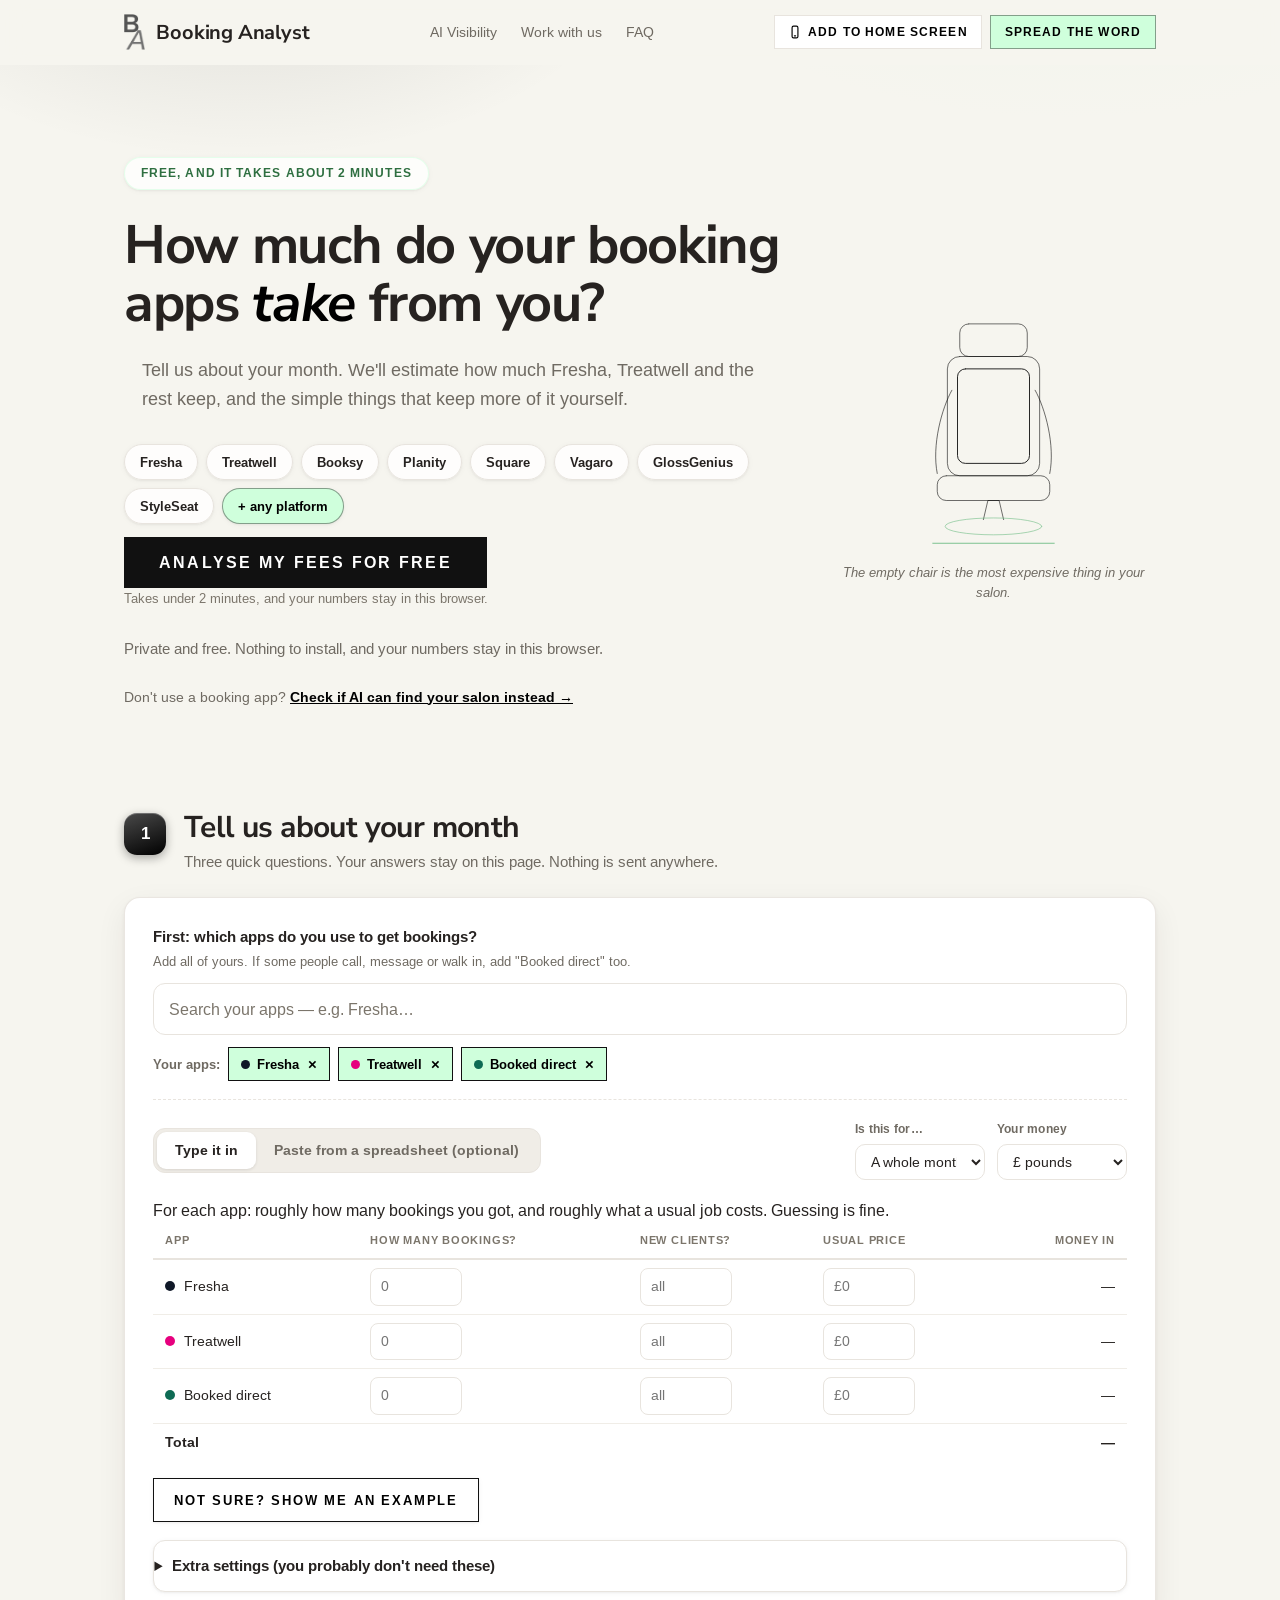
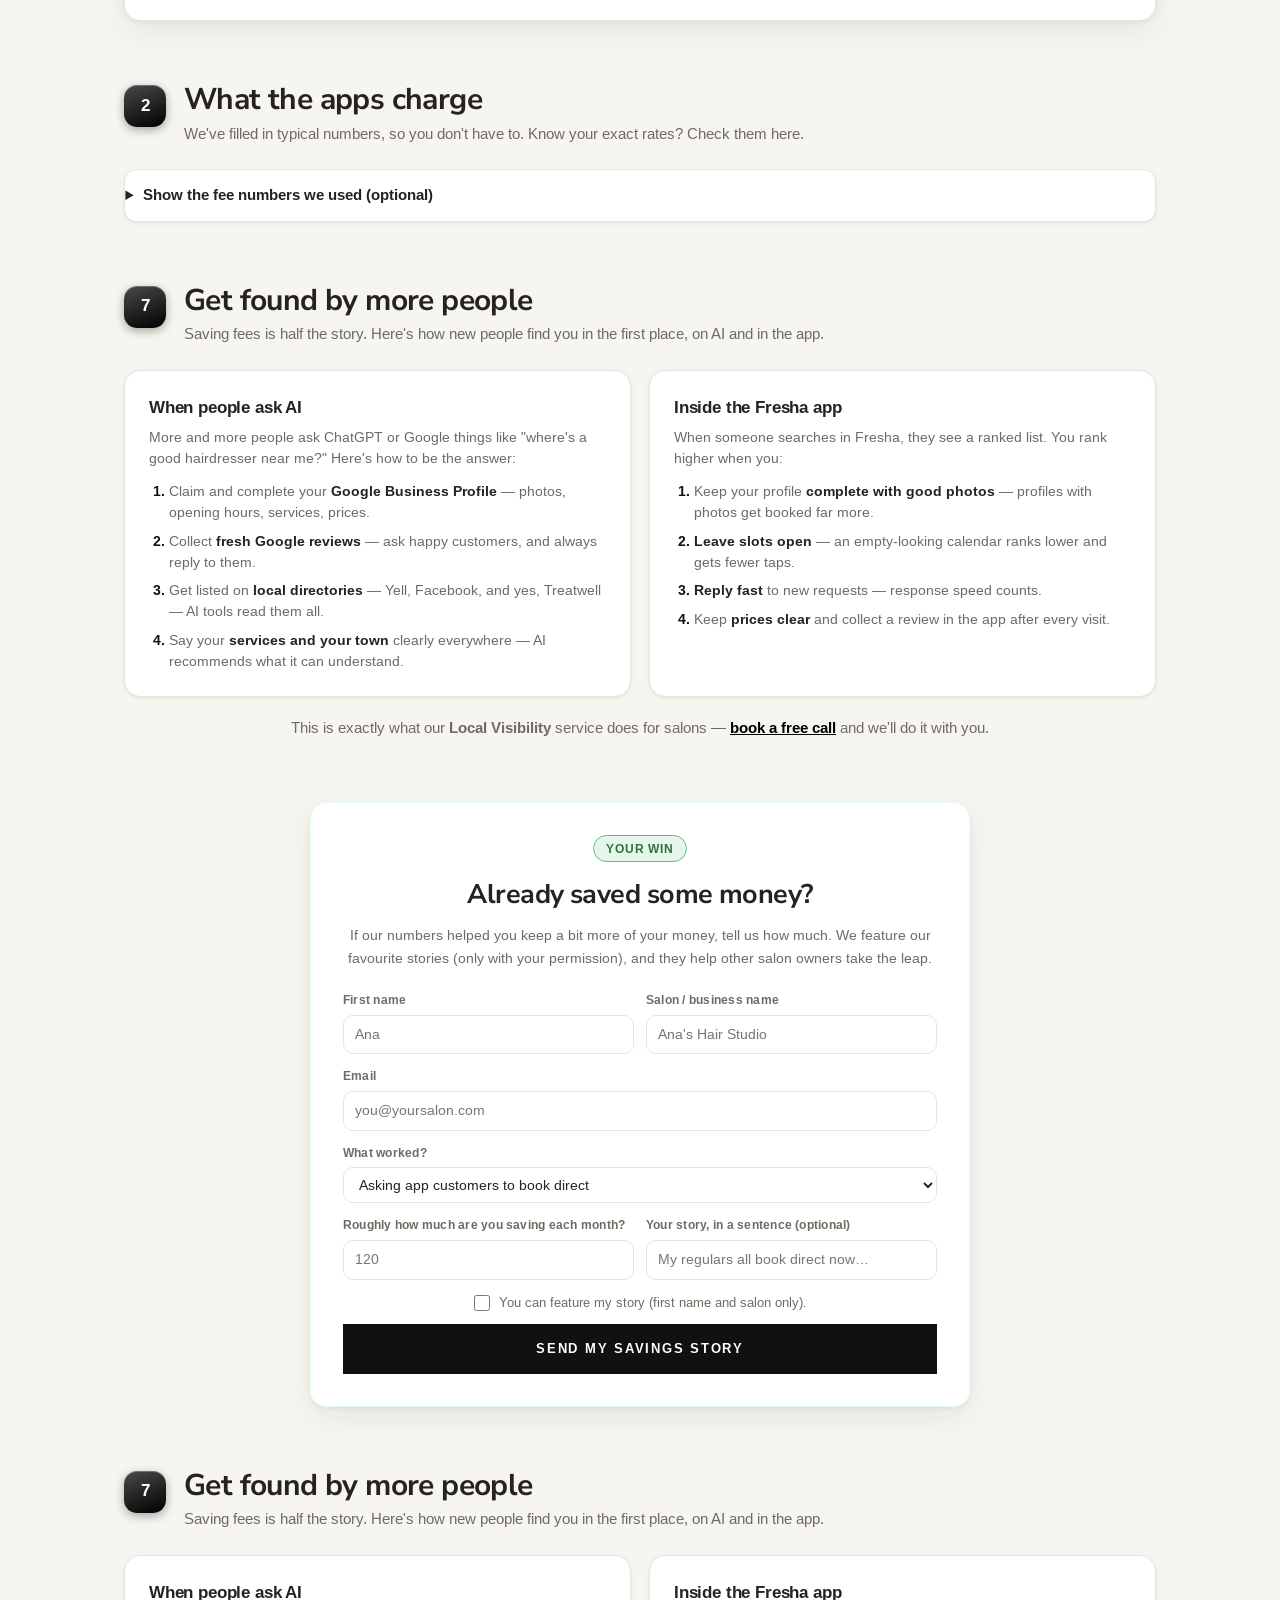
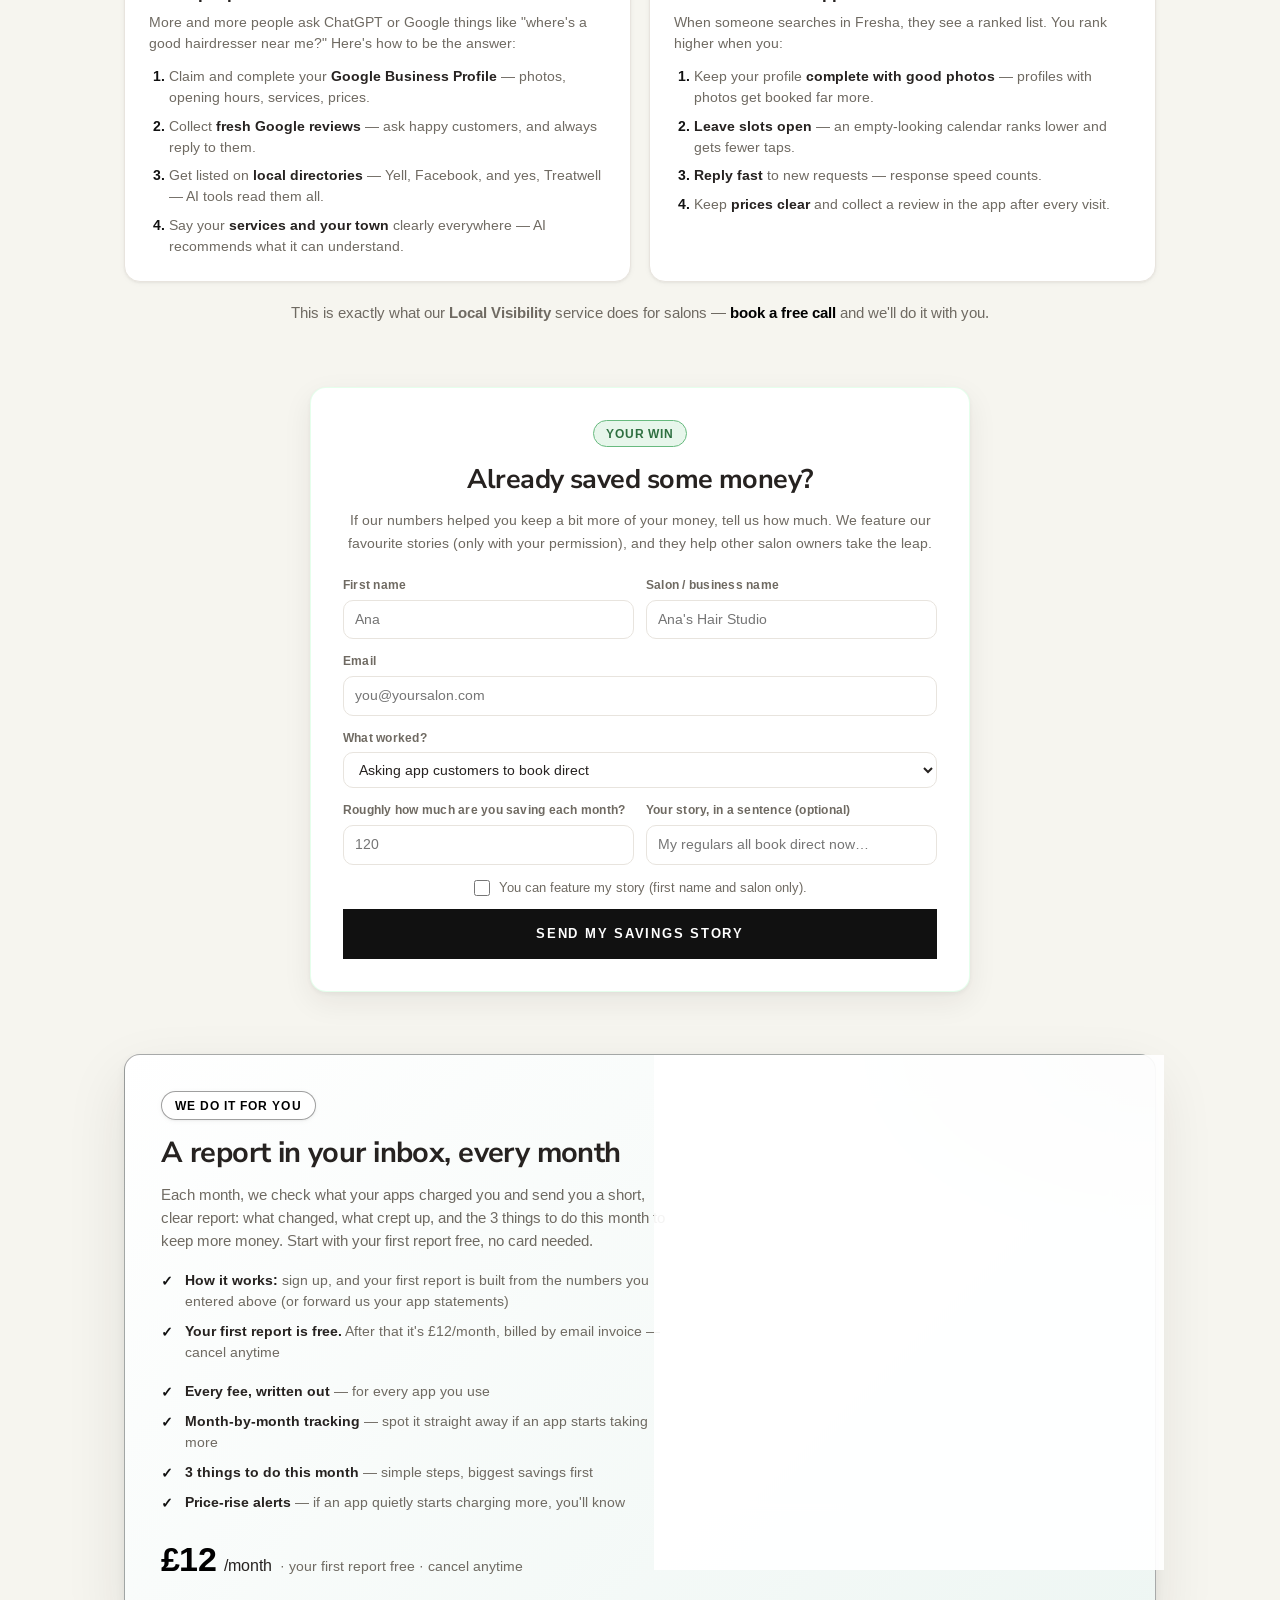
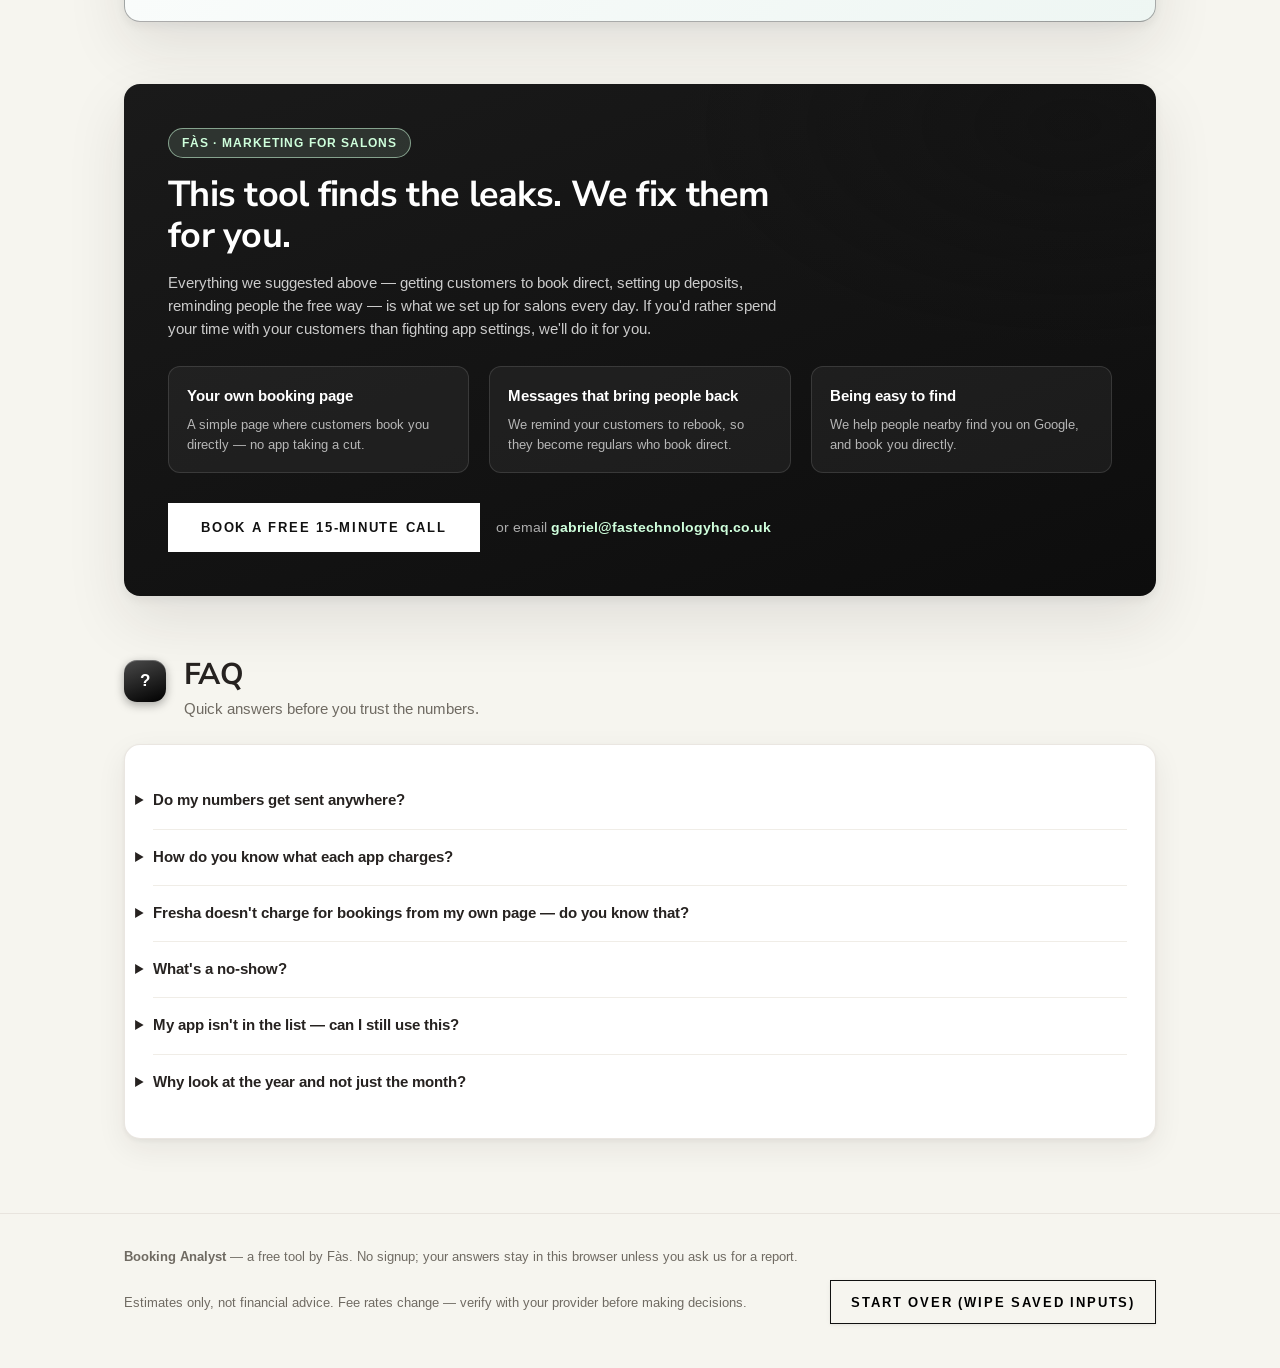
<file: index.html>
<!DOCTYPE html>
<html lang="en">
<head>
<meta charset="UTF-8">
<meta name="viewport" content="width=device-width, initial-scale=1.0">
<title>Booking Analyst — what do Fresha, Treatwell & co. really cost you?</title>
<meta name="description" content="Paste your monthly or weekly booking rundown from Fresha, Treatwell, Booksy or any platform. See exactly what you pay in commissions, card fees and subscriptions — and get a personalised action plan to cut it.">
<link rel="icon" type="image/png" href="logo.png">
<link rel="preconnect" href="https://fonts.googleapis.com">
<link rel="preconnect" href="https://fonts.gstatic.com" crossorigin>
<link href="https://fonts.googleapis.com/css2?family=Arimo:ital,wght@0,400..700;1,400..700&family=Nunito+Sans:ital,opsz,wght@0,6..12,200..1000;1,6..12,200..1000&display=swap" rel="stylesheet">
<link rel="manifest" href="manifest.json">
<link rel="apple-touch-icon" href="icon-180.png">
<meta name="theme-color" content="#111111">
<meta name="apple-mobile-web-app-capable" content="yes">
<meta name="apple-mobile-web-app-status-bar-style" content="default">
<meta name="apple-mobile-web-app-title" content="Fee Analyser">
<meta property="og:type" content="website">
<meta property="og:url" content="https://bookinganalyst.com/">
<meta property="og:title" content="What do your booking apps really take from you?">
<meta property="og:description" content="Free tool for salon owners: estimate how much Fresha, Treatwell and the rest keep every month — and the simple things to do to keep that money yourself.">
<meta property="og:image" content="https://bookinganalyst.com/icon-512.png">
<meta name="twitter:card" content="summary_large_image">
<meta name="twitter:title" content="What do your booking apps really take from you?">
<meta name="twitter:description" content="Free tool for salon owners: see what the apps keep, and how to keep it yourself.">
<link rel="canonical" href="https://bookinganalyst.com/">
<link rel="stylesheet" href="styles.css">
</head>
<body>

<header class="nav">
  <div class="wrap nav-inner">
    <a class="brand" href="#">
      <img class="brand-logo" src="logo.png" alt="Booking Analyst">
      <span><span class="brand-long">Booking </span>Analyst</span>
    </a>
    <nav class="nav-links">
      <a href="#data" class="nav-flow">Start</a>
      <a href="#results" class="nav-flow">Your numbers</a>
      <a href="#actions" class="nav-flow">How to save</a>
      <a href="visibility/">AI Visibility</a>
      <a href="#agency">Work with us</a>
      <a href="#faq">FAQ</a>
    </nav>
    <div class="nav-right">
    <button id="installBtn" class="install-btn" type="button" title="Add the Fee Analyser to your phone's home screen">
      <svg viewBox="0 0 24 24" width="14" height="14" fill="none" stroke="currentColor" stroke-width="2" stroke-linecap="round" aria-hidden="true"><rect x="7" y="2" width="10" height="20" rx="2.5"/><path d="M11 18.5h2"/></svg>
      <span class="install-long">Add to Home Screen</span><span class="install-short">Get app</span>
    </button>
    <button id="shareBtn" class="share-btn" type="button" title="Copy a link to this tool"><span class="share-long">Spread the word</span><span class="share-short">Share</span></button>
    </div>
  </div>
</header>

<main>

<!-- ============ HERO ============ -->
<section class="hero">
  <div class="wrap hero-grid">
  <div class="hero-left">
    <p class="hero-eyebrow">Free, and it takes about 2 minutes</p>
    <h1>How much do your booking apps <em>take</em> from you?</h1>
    <p class="hero-sub">Tell us about your month. We'll estimate how much Fresha, Treatwell and the rest keep, and the simple things that keep more of it yourself.</p>
    <div class="hero-chips">
      <span class="chip">Fresha</span><span class="chip">Treatwell</span><span class="chip">Booksy</span>
      <span class="chip">Planity</span><span class="chip">Square</span><span class="chip">Vagaro</span>
      <span class="chip">GlossGenius</span><span class="chip">StyleSeat</span><span class="chip chip-more">+ any platform</span>
    </div>
    <div class="hero-cta">
      <a href="#data" class="btn primary btn-lg">Analyse my fees for free</a>
      <p class="hero-cta-note">Takes under 2 minutes, and your numbers stay in this browser.</p>
    </div>
    <div class="hero-trust-line">Private and free. Nothing to install, and your numbers stay in this browser.</div>
    <div class="hero-switch">Don't use a booking app? <a href="visibility/">Check if AI can find your salon instead →</a></div>
  </div>
  <figure class="hero-chair">
    <svg viewBox="0 0 400 520" fill="none" stroke-linecap="round" stroke-linejoin="round" aria-hidden="true">
      <g class="chair-draw">
        <rect class="chair-line" pathLength="1" x="140" y="110" width="120" height="58" rx="16" style="--d:.05s"/>
        <rect class="chair-line" pathLength="1" x="118" y="168" width="164" height="212" rx="22" style="--d:.15s"/>
        <rect class="chair-line chair-thin" pathLength="1" x="136" y="190" width="128" height="168" rx="14" style="--d:.3s"/>
        <rect class="chair-line" pathLength="1" x="100" y="380" width="200" height="44" rx="16" style="--d:.42s"/>
        <path class="chair-line" pathLength="1" d="M100 376 c-10 -50 8 -116 26 -148" style="--d:.52s"/>
        <path class="chair-line" pathLength="1" d="M300 376 c10 -50 -8 -116 -26 -148" style="--d:.58s"/>
        <path class="chair-line" pathLength="1" d="M182 458 L190 424 L210 424 L218 458" style="--d:.68s"/>
        <ellipse class="chair-accent" pathLength="1" cx="200" cy="470" rx="86" ry="15" style="--d:.78s"/>
        <line class="chair-accent chair-thin" pathLength="1" x1="92" y1="500" x2="308" y2="500" style="--d:.9s"/>
      </g>
    </svg>
    <figcaption class="chair-cap">The empty chair is the most expensive thing in your salon.</figcaption>
  </figure>
  </div>
</section>

<!-- ============ STEP 1: DATA ============ -->
<section id="data" class="step">
  <div class="wrap">
    <div class="step-head">
      <span class="step-num">1</span>
      <div>
        <h2>Tell us about your month</h2>
        <p>Three quick questions. Your answers stay on this page. Nothing is sent anywhere.</p>
      </div>
    </div>

    <div class="card">
      <div class="channel-pick">
        <p class="pick-label">First: which apps do you use to get bookings? <span class="pick-sub">Add all of yours. If some people call, message or walk in, add "Booked direct" too.</span></p>
        <div id="channelSearch" class="channel-search"><!-- V1 picker: filled by app.js --></div>
        <div id="channelChips" class="chip-row" hidden><!-- V2 picker: filled by app.js --></div>
      </div>
      <div class="row-controls">
        <div class="seg" role="tablist" aria-label="Input mode">
          <button id="tabQuick" class="seg-btn active" role="tab" aria-selected="true">Type it in</button>
          <button id="tabCsv" class="seg-btn" role="tab" aria-selected="false">Paste from a spreadsheet (optional)</button>
        </div>
        <div class="inline-controls">
          <label class="inline-field">Is this for…
            <select id="periodSel">
              <option value="monthly" selected>A whole month</option>
              <option value="weekly">One week</option>
            </select>
          </label>
          <label class="inline-field">Your money
            <select id="currencySel">
              <option value="£" selected>£ pounds</option>
              <option value="€">€ euros</option>
              <option value="$">$ dollars</option>
            </select>
          </label>
        </div>
      </div>

      <!-- Quick add panel (primary path) -->
      <div id="panelQuick" class="panel">
        <p class="hint">For each app: roughly how many bookings you got, and roughly what a usual job costs. Guessing is fine.</p>
        <div class="quick-table-wrap">
          <table class="quick-table" id="quickTable">
            <thead><tr><th>App</th><th>How many bookings?</th><th>New clients?</th><th>Usual price</th><th class="ta-r">Money in</th></tr></thead>
            <tbody><!-- filled by app.js --></tbody>
          </table>
        </div>
        <p id="quickTotal" class="feedback"></p>
        <div class="btn-row"><button id="quickExample" class="btn ghost small">Not sure? Show me an example</button></div>
      </div>

      <!-- CSV panel (optional) -->
      <div id="panelCsv" class="panel" hidden>
        <p class="hint">Have a list of bookings from your app's reports page? Paste it here and we'll read it for you. Not sure how? Just use "Type it in" above instead.</p>
        <textarea id="csvInput" aria-label="Paste your bookings list from your app's reports page" spellcheck="false" placeholder="Date, Client, Service, Source, Status, Price&#10;2026-10-01, Ana M, Blow dry, Treatwell, Paid, 45&#10;2026-10-02, Lee S, Massage, Fresha, Paid, 60&#10;2026-10-03, Kim T, Cut &amp; finish, Fresha (own link), Paid, 55&#10;…"></textarea>
        <div class="btn-row">
          <button id="analyseBtn" class="btn primary">Show me my numbers</button>
          <label class="btn ghost file-btn">Choose a file<input type="file" id="fileInput" accept=".csv,.txt,text/csv,text/plain"></label>
          <button id="exampleBtn" class="btn ghost">Try an example</button>
          <button id="clearBtn" class="btn ghost">Erase</button>
        </div>
        <p id="parseFeedback" class="feedback" hidden></p>
        <details class="subnote">
          <summary>Tips for pasting (optional)</summary>
          <ul>
            <li>Any list with prices works. If you can, add a <em>Source</em> column saying where each booking came from (Fresha, Treatwell, walk-in…).</li>
            <li>Bookings that never happened: mark the Status "No show" or "Cancelled" and we'll leave them out.</li>
            <li>Short lines work too, like <code>45, Treatwell</code>.</li>
          </ul>
        </details>
      </div>

      <details class="adv-details">
        <summary>Extra settings (you probably don't need these)</summary>
        <div class="adv-grid">
          <label class="inline-field">How many customers pay by card? (%)
            <input type="number" id="cardShare" min="0" max="100" step="5" value="100">
          </label>
          <label class="inline-field">Text reminders per booking
            <input type="number" id="smsPerBooking" min="0" max="5" step="0.5" value="1">
          </label>
          <label class="inline-field">No-shows per <span class="period-word">month</span>
            <input type="number" id="nsCount" min="0" step="1" value="0">
          </label>
          <label class="inline-field">Usual price of a no-show
            <input type="number" id="nsTicket" min="0" step="1" value="0">
          </label>
        </div>
        <p class="disclaimer-note">The app fee numbers we use are typical ones. You can check and change them in step 2.</p>
      </details>
    </div>
  </div>
</section>

<!-- ============ STEP 2: RATES ============ -->
<section id="rates" class="step">
  <div class="wrap">
    <div class="step-head">
      <span class="step-num">2</span>
      <div>
        <h2>What the apps charge</h2>
        <p>We've filled in typical numbers, so you don't have to. Know your exact rates? Check them here.</p>
      </div>
    </div>
    <details class="adv-details rates-details">
      <summary>Show the fee numbers we used (optional)</summary>
      <div id="rateCards" class="rate-grid"><!-- filled by app.js --></div>
      <p class="disclaimer-note">These are typical prices and they change now and then. Check with your app to be sure. Commission rules last checked October 2026 (UK).</p>
    </details>
  </div>
</section>

<!-- ============ RESULTS ============ -->
<section id="results" class="step" hidden>
  <div class="wrap">
    <div class="step-head">
      <span class="step-num">3</span>
      <div>
        <h2>Your numbers</h2>
        <p>All the amounts below are for one <strong>month</strong>.</p>
      </div>
    </div>

    <div class="kpi-grid" id="kpiGrid"></div>

    <div class="card">
      <h3 class="card-title">Where it all goes</h3>
      <div class="table-wrap">
        <table class="data-table" id="channelTable">
          <thead><tr>
            <th>App</th><th class="ta-r">Bookings</th><th class="ta-r">Money in</th>
            <th class="ta-r">They took</th><th class="ta-r">Their cut</th>
          </tr></thead>
          <tbody><!-- filled --></tbody>
        </table>
      </div>
      <div id="channelBars" class="bars"></div>
      <p class="bar-legend">Each bar is one app. The striped part on the left is what the app keeps. The exact numbers are in the table above.</p>
      <details class="subnote">
        <summary>How we worked this out</summary>
        <ul id="assumptionsList"></ul>
      </details>
    </div>
  </div>
</section>

<!-- ============ SIMULATOR ============ -->
<section id="simulate" class="step" hidden>
  <div class="wrap">
    <div class="step-head">
      <span class="step-num">4</span>
      <div>
        <h2>What if some customers booked you directly?</h2>
        <p>Marketplace apps take commission on the new customers they find for you. Direct bookings are commission-free, though card fees still apply. Drag the slider to see the difference.</p>
      </div>
    </div>
    <div class="card sim-card">
      <div class="sim-controls">
        <label class="sim-slider">
          <span>App customers who start booking direct: <strong id="convVal">25%</strong></span>
          <input type="range" id="convSlider" min="0" max="100" step="5" value="25">
        </label>
        <label class="sim-slider">
          <span>You thank them with a small discount: <strong id="discVal">0%</strong></span>
          <input type="range" id="discSlider" min="0" max="20" step="1" value="0">
        </label>
      </div>
      <div class="sim-result" id="simResult"></div>
    </div>
  </div>
</section>

<!-- ============ DIY BOOKING PAGE ============ -->
<section id="diy" class="step" hidden>
  <div class="wrap">
    <div class="step-head">
      <span class="step-num">5</span>
      <div>
        <h2>What if you ran your own booking page?</h2>
        <p>For customers who book you directly, you don't need an app at all. Here's what it would cost, and what you'd keep.</p>
      </div>
    </div>
    <div class="card diy-card">
      <div class="diy-costs">
        <h3 class="card-title">What it costs</h3>
        <ul class="diy-list">
          <li><strong>Your own web address</strong><span>about £1 a month (£12 a year)</span></li>
          <li><strong>A booking page</strong><span>£0 — free tools do this well</span></li>
          <li><strong>Card payments</strong><span>the same small fee you already pay</span></li>
          <li><strong>Setup time</strong><span>about an hour, once</span></li>
        </ul>
        <div class="diy-cta">
          <a id="diyBook" class="btn gold small" target="_blank" rel="noopener">We can set it all up for you — free call</a>
        </div>
      </div>
      <div class="diy-save">
        <div class="sim-line"><span>What the apps take today</span><strong id="diyToday"></strong></div>
        <div class="sim-line"><span>What your own page would cost</span><strong id="diyCost"></strong></div>
        <div class="sim-saving">
          <div class="big" id="diySaving"></div>
          <div class="sub" id="diySavingSub"></div>
        </div>
        <p class="diy-note">Apps are still worth it for finding <em>new</em> customers. Your own page is for the regulars, and the slider above shows a realistic halfway number.</p>
      </div>
    </div>
  </div>
</section>

<!-- ============ ACTIONS ============ -->
<section id="actions" class="step" hidden>
  <div class="wrap">
    <div class="step-head">
      <span class="step-num">6</span>
      <div>
        <h2>How to save that money</h2>
        <p>Simple things to do, starting with the one that saves the most. We tell you exactly what to say.</p>
      </div>
    </div>
    <div id="actionList" class="action-list"></div>
  </div>
</section>

<!-- ============ GET FOUND (AI + FRESHA) ============ -->
<section id="getfound" class="step">
  <div class="wrap">
    <div class="step-head">
      <span class="step-num">7</span>
      <div>
        <h2>Get found by more people</h2>
        <p>Saving fees is half the story. Here's how new people find you in the first place, on AI and in the app.</p>
      </div>
    </div>
    <div class="found-grid">
      <div class="found-card">
        <h3>When people ask AI</h3>
        <p class="found-sub">More and more people ask ChatGPT or Google things like "where's a good hairdresser near me?" Here's how to be the answer:</p>
        <ol>
          <li>Claim and complete your <strong>Google Business Profile</strong> — photos, opening hours, services, prices.</li>
          <li>Collect <strong>fresh Google reviews</strong> — ask happy customers, and always reply to them.</li>
          <li>Get listed on <strong>local directories</strong> — Yell, Facebook, and yes, Treatwell — AI tools read them all.</li>
          <li>Say your <strong>services and your town</strong> clearly everywhere — AI recommends what it can understand.</li>
        </ol>
      </div>
      <div class="found-card">
        <h3>Inside the Fresha app</h3>
        <p class="found-sub">When someone searches in Fresha, they see a ranked list. You rank higher when you:</p>
        <ol>
          <li>Keep your profile <strong>complete with good photos</strong> — profiles with photos get booked far more.</li>
          <li><strong>Leave slots open</strong> — an empty-looking calendar ranks lower and gets fewer taps.</li>
          <li><strong>Reply fast</strong> to new requests — response speed counts.</li>
          <li>Keep <strong>prices clear</strong> and collect a review in the app after every visit.</li>
        </ol>
      </div>
    </div>
    <p class="found-cta">This is exactly what our <strong>Local Visibility</strong> service does for salons — <a id="foundBook" target="_blank" rel="noopener">book a free call</a> and we'll do it with you.</p>
  </div>
</section>

<!-- ============ SAVED MONEY / CASE STUDY ============ -->
<section id="saved" class="step">
  <div class="wrap">
    <div class="saved-card">
      <div class="saved-head">
        <p class="saved-eyebrow">Your win</p>
        <h2>Already saved some money?</h2>
        <p class="saved-sub">If our numbers helped you keep a bit more of your money, tell us how much. We feature our favourite stories (only with your permission), and they help other salon owners take the leap.</p>
      </div>
      <form id="savedForm">
        <input type="text" id="savedHp" class="hp-field" tabindex="-1" autocomplete="off" aria-hidden="true">
        <div class="saved-grid">
          <label class="inline-field">First name
            <input type="text" id="savedName" placeholder="Ana" required>
          </label>
          <label class="inline-field">Salon / business name
            <input type="text" id="savedBusiness" placeholder="Ana's Hair Studio">
          </label>
        </div>
        <label class="inline-field">Email
          <input type="email" id="savedEmail" placeholder="you@yoursalon.com" required>
        </label>
        <label class="inline-field">What worked?
          <select id="savedAction">
            <option>Asking app customers to book direct</option>
            <option>Charging app customers a little more</option>
            <option>Deposits for no-shows</option>
            <option>Free reminders (WhatsApp or email)</option>
            <option>Cancelled subscriptions I didn't use</option>
            <option>Selling prepaid bundles</option>
            <option>Something else</option>
          </select>
        </label>
        <div class="saved-grid">
          <label class="inline-field">Roughly how much are you saving each month?
            <input type="number" id="savedAmount" min="0" placeholder="120" required>
          </label>
          <label class="inline-field">Your story, in a sentence (optional)
            <input type="text" id="savedQuote" placeholder="My regulars all book direct now…">
          </label>
        </div>
        <label class="consent-row"><input type="checkbox" id="savedConsent"> You can feature my story (first name and salon only).</label>
        <button type="submit" class="btn primary saved-btn">Send my savings story</button>
        <p id="savedDone" class="feedback ok" hidden>Thank you! If it's a good one, we'll be in touch about featuring it.</p>
      </form>
    </div>
  </div>
</section>

<!-- ============ GET FOUND (AI + FRESHA) ============ -->
<section id="getfound" class="step">
  <div class="wrap">
    <div class="step-head">
      <span class="step-num">7</span>
      <div>
        <h2>Get found by more people</h2>
        <p>Saving fees is half the story. Here's how new people find you in the first place, on AI and in the app.</p>
      </div>
    </div>
    <div class="found-grid">
      <div class="found-card">
        <h3>When people ask AI</h3>
        <p class="found-sub">More and more people ask ChatGPT or Google things like "where's a good hairdresser near me?" Here's how to be the answer:</p>
        <ol>
          <li>Claim and complete your <strong>Google Business Profile</strong> — photos, opening hours, services, prices.</li>
          <li>Collect <strong>fresh Google reviews</strong> — ask happy customers, and always reply to them.</li>
          <li>Get listed on <strong>local directories</strong> — Yell, Facebook, and yes, Treatwell — AI tools read them all.</li>
          <li>Say your <strong>services and your town</strong> clearly everywhere — AI recommends what it can understand.</li>
        </ol>
      </div>
      <div class="found-card">
        <h3>Inside the Fresha app</h3>
        <p class="found-sub">When someone searches in Fresha, they see a ranked list. You rank higher when you:</p>
        <ol>
          <li>Keep your profile <strong>complete with good photos</strong> — profiles with photos get booked far more.</li>
          <li><strong>Leave slots open</strong> — an empty-looking calendar ranks lower and gets fewer taps.</li>
          <li><strong>Reply fast</strong> to new requests — response speed counts.</li>
          <li>Keep <strong>prices clear</strong> and collect a review in the app after every visit.</li>
        </ol>
      </div>
    </div>
    <p class="found-cta">This is exactly what our <strong>Local Visibility</strong> service does for salons — <a id="foundBook" target="_blank" rel="noopener">book a free call</a> and we'll do it with you.</p>
  </div>
</section>

<!-- ============ SAVED MONEY / CASE STUDY ============ -->
<section id="saved" class="step">
  <div class="wrap">
    <div class="saved-card">
      <div class="saved-head">
        <p class="saved-eyebrow">Your win</p>
        <h2>Already saved some money?</h2>
        <p class="saved-sub">If our numbers helped you keep a bit more of your money, tell us how much. We feature our favourite stories (only with your permission), and they help other salon owners take the leap.</p>
      </div>
      <form id="savedForm">
        <input type="text" id="savedHp" class="hp-field" tabindex="-1" autocomplete="off" aria-hidden="true">
        <div class="saved-grid">
          <label class="inline-field">First name
            <input type="text" id="savedName" placeholder="Ana" required>
          </label>
          <label class="inline-field">Salon / business name
            <input type="text" id="savedBusiness" placeholder="Ana's Hair Studio">
          </label>
        </div>
        <label class="inline-field">Email
          <input type="email" id="savedEmail" placeholder="you@yoursalon.com" required>
        </label>
        <label class="inline-field">What worked?
          <select id="savedAction">
            <option>Asking app customers to book direct</option>
            <option>Charging app customers a little more</option>
            <option>Deposits for no-shows</option>
            <option>Free reminders (WhatsApp or email)</option>
            <option>Cancelled subscriptions I didn't use</option>
            <option>Selling prepaid bundles</option>
            <option>Something else</option>
          </select>
        </label>
        <div class="saved-grid">
          <label class="inline-field">Roughly how much are you saving each month?
            <input type="number" id="savedAmount" min="0" placeholder="120" required>
          </label>
          <label class="inline-field">Your story, in a sentence (optional)
            <input type="text" id="savedQuote" placeholder="My regulars all book direct now…">
          </label>
        </div>
        <label class="consent-row"><input type="checkbox" id="savedConsent"> You can feature my story (first name and salon only).</label>
        <button type="submit" class="btn primary saved-btn">Send my savings story</button>
        <p id="savedDone" class="feedback ok" hidden>Thank you! If it's a good one, we'll be in touch about featuring it.</p>
      </form>
    </div>
  </div>
</section>

<!-- ============ MONTHLY REPORT SIGNUP ============ -->
<section id="report" class="step">
  <div class="wrap">
    <div class="report-card">
      <div class="report-copy">
        <p class="report-eyebrow">We do it for you</p>
        <h2>A report in your inbox, every month</h2>
        <p class="report-sub">Each month, we check what your apps charged you and send you a short, clear report: what changed, what crept up, and the 3 things to do this month to keep more money. Start with your first report free, no card needed.</p>
        <ul class="report-points">
          <li><strong>How it works:</strong> sign up, and your first report is built from the numbers you entered above (or forward us your app statements)</li>
          <li><strong>Your first report is free.</strong> After that it's £12/month, billed by email invoice — cancel anytime</li>
        </ul>
        <ul class="report-points">
          <li><strong>Every fee, written out</strong> — for every app you use</li>
          <li><strong>Month-by-month tracking</strong> — spot it straight away if an app starts taking more</li>
          <li><strong>3 things to do this month</strong> — simple steps, biggest savings first</li>
          <li><strong>Price-rise alerts</strong> — if an app quietly starts charging more, you'll know</li>
        </ul>
        <p class="report-price"><strong>£12</strong>/month <span>· your first report free · cancel anytime</span></p>
      </div>
      <div class="report-form">
        <form id="reportForm">
          <input type="text" id="reportHp" class="hp-field" tabindex="-1" autocomplete="off" aria-hidden="true">
          <label class="inline-field">Your name
            <input type="text" id="reportName" placeholder="Ana" required>
          </label>
          <label class="inline-field">Your email
            <input type="email" id="reportEmail" placeholder="you@yoursalon.com" required>
          </label>
          <label class="inline-field">Which platform do you use most?
            <select id="reportPlatform">
              <option>Fresha</option><option>Treatwell</option><option>Booksy</option>
              <option>Planity</option><option>Square</option><option>Vagaro</option>
              <option>GlossGenius</option><option>StyleSeat</option><option>Other / several</option>
            </select>
          </label>
          <button type="submit" class="btn primary report-btn">Start free — then £12/month</button>
          <label class="consent-row"><input type="checkbox" id="reportConsent"> Email me occasional salon-profit tips alongside my reports (optional — you'll still get the reports).</label>
          <p class="report-fineprint">When you sign up, your contact details and checklist answers are sent to Fàs so we can prepare your reports. We never sell your data.</p>
          <p id="reportDone" class="feedback ok" hidden>You're on the list! We'll email you within a day to set up payment — remember, your first report is free. If anything goes wrong, email us at <span class="report-addr"></span>.</p>
        </form>
      </div>
    </div>
  </div>
</section>

<!-- ============ AGENCY ============ -->
<section id="agency" class="step">
  <div class="wrap">
    <div class="agency-band">
      <p class="agency-eyebrow" id="agencyBrand"></p>
      <h2>This tool finds the leaks. We fix them for you.</h2>
      <p class="agency-sub">Everything we suggested above — getting customers to book direct, setting up deposits, reminding people the free way — is what we set up for salons every day. If you'd rather spend your time with your customers than fighting app settings, we'll do it for you.</p>
      <div class="agency-points">
        <div><strong>Your own booking page</strong><span>A simple page where customers book you directly — no app taking a cut.</span></div>
        <div><strong>Messages that bring people back</strong><span>We remind your customers to rebook, so they become regulars who book direct.</span></div>
        <div><strong>Being easy to find</strong><span>We help people nearby find you on Google, and book you directly.</span></div>
      </div>
      <div class="agency-cta-row">
        <a id="agencyCta" class="btn gold" target="_blank" rel="noopener">Book a free 15-minute call</a>
        <span class="agency-alt">or email <span class="agency-addr"></span></span>
      </div>
    </div>
  </div>
</section>

<!-- ============ FAQ ============ -->
<section id="faq" class="step">
  <div class="wrap">
    <div class="step-head">
      <span class="step-num">?</span>
      <div><h2>FAQ</h2><p>Quick answers before you trust the numbers.</p></div>
    </div>
    <div class="card faq-card">
      <details>
        <summary>Do my numbers get sent anywhere?</summary>
        <p>No. Everything happens inside this page in your browser. Your answers are only saved on your own device, and pressing "Start over" at the bottom wipes them away.</p>
      </details>
      <details>
        <summary>How do you know what each app charges?</summary>
        <p>They're typical prices, and apps change them now and then. Press "Show the fee numbers we used" in step 2 to see exactly what we counted, and change anything that doesn't match what your app charges you.</p>
      </details>
      <details>
        <summary>Fresha doesn't charge for bookings from my own page — do you know that?</summary>
        <p>Bookings marked as direct, own link, website, walk-in, phone, WhatsApp, Instagram or referral are counted as "Booked direct" — no app takes a cut of those. Bookings marked Fresha or Treatwell are counted under that app. You'll see the split in the table.</p>
      </details>
      <details>
        <summary>What's a no-show?</summary>
        <p>A no-show is someone who booked but never came. If your list marks them (like "No show"), we leave them out of your earnings and show you how much they cost you instead.</p>
      </details>
      <details>
        <summary>My app isn't in the list — can I still use this?</summary>
        <p>Yes. Tick <strong>Another app</strong> in step 1, type your bookings for it, and tell us what it charges in step 2.</p>
      </details>
      <details>
        <summary>Why look at the year and not just the month?</summary>
        <p>Fees feel small because they come out bit by bit. Add up a whole year and it's often thousands. Run your numbers above and see what a year of fees could buy instead: a holiday, a new chair, or a big advertising budget.</p>
      </details>
    </div>
  </div>
</section>

</main>

<footer>
  <div class="wrap footer-inner">
    <p><strong>Booking Analyst</strong> — a free tool by <span id="footBrand"></span>. No signup; your answers stay in this browser unless you ask us for a report.</p>
    <p>Estimates only, not financial advice. Fee rates change — verify with your provider before making decisions.</p>
    <button id="resetBtn" class="btn ghost small">Start over (wipe saved inputs)</button>
  </div>
</footer>

<!-- ============ INSTALL GUIDE MODAL ============ -->
<div id="installModal" class="modal-overlay" hidden>
  <div class="modal-card" role="dialog" aria-modal="true" aria-labelledby="installTitle">
    <button class="modal-close" id="installClose" type="button" aria-label="Close">&times;</button>
    <p class="install-eyebrow">Takes 10 seconds</p>
    <h3 id="installTitle">Put the Fee Analyser on your home screen</h3>
    <p class="install-sub">It'll sit on your phone like a real app — one tap and your numbers are there, any time.</p>
    <ol class="install-steps" id="installSteps"></ol>
    <p class="install-note" id="installNote"></p>
  </div>
</div>

<script src="app.js"></script>
</body>
</html>
</file>
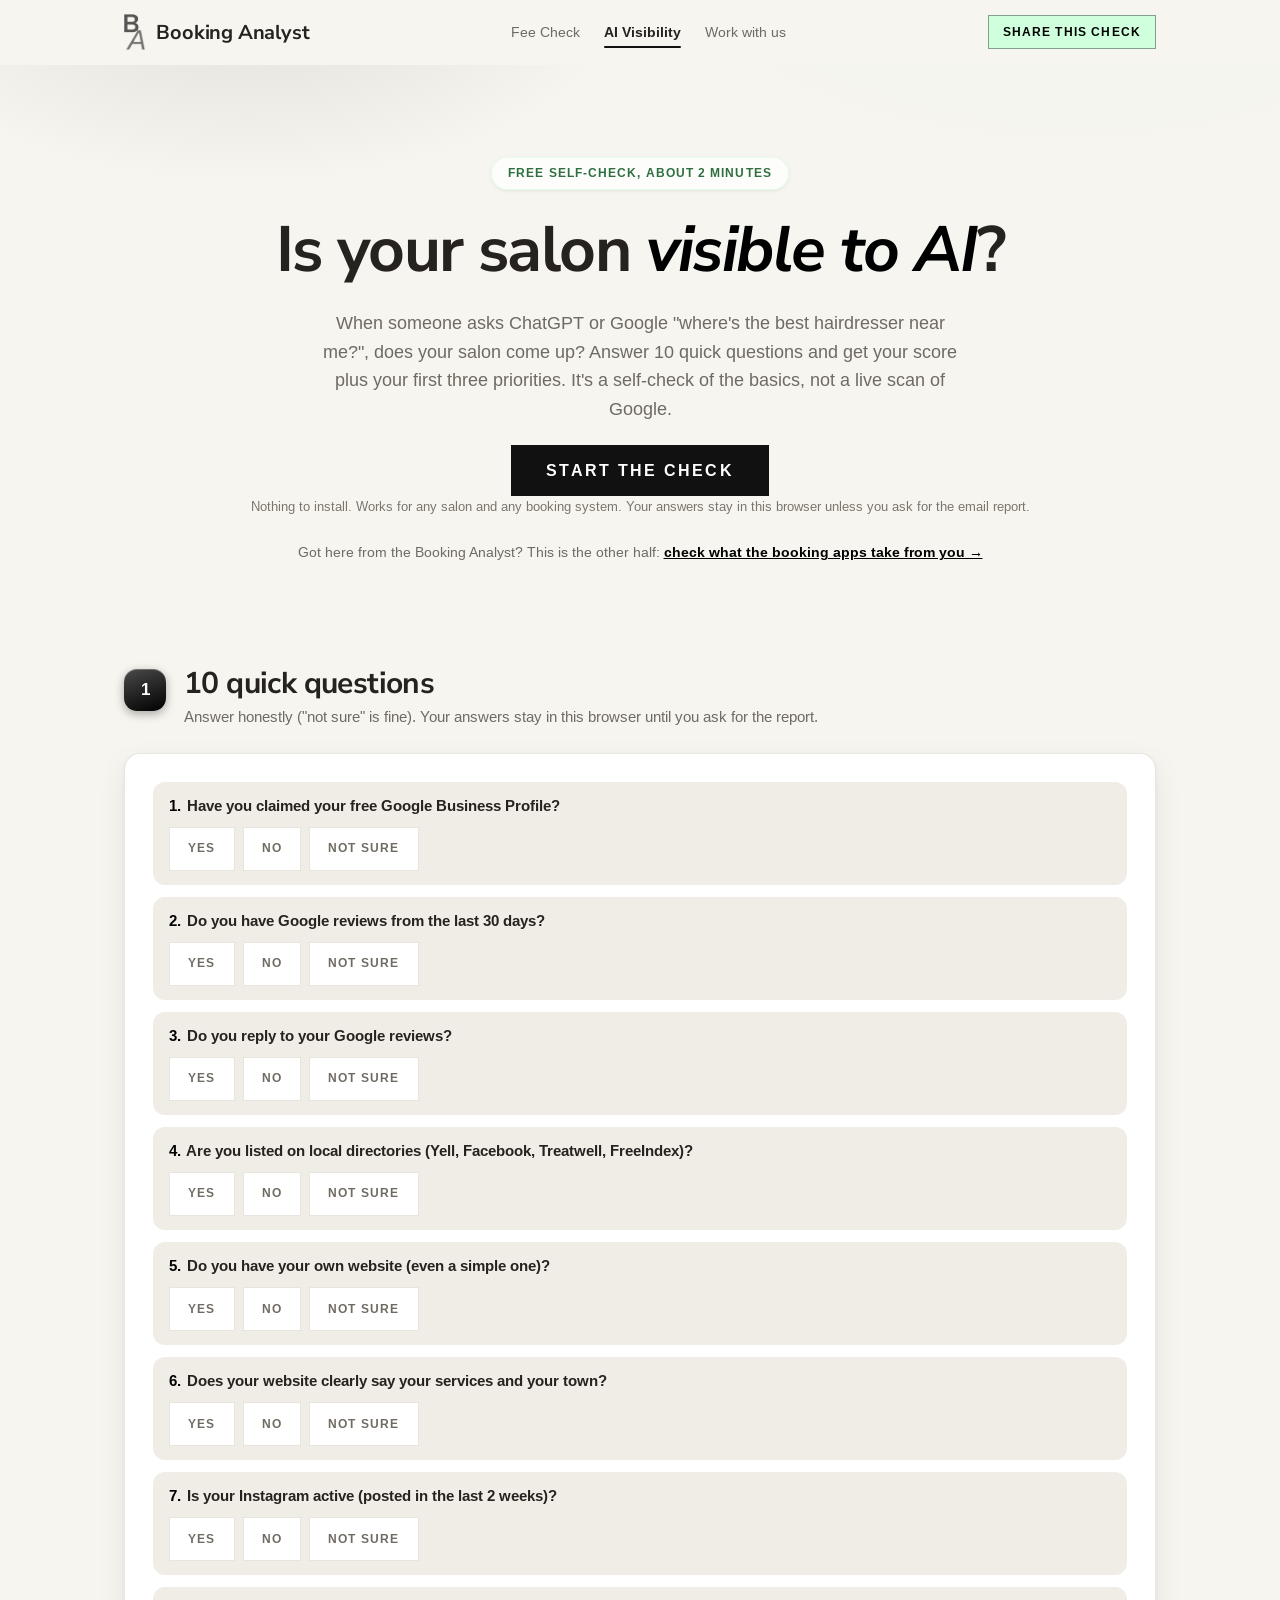
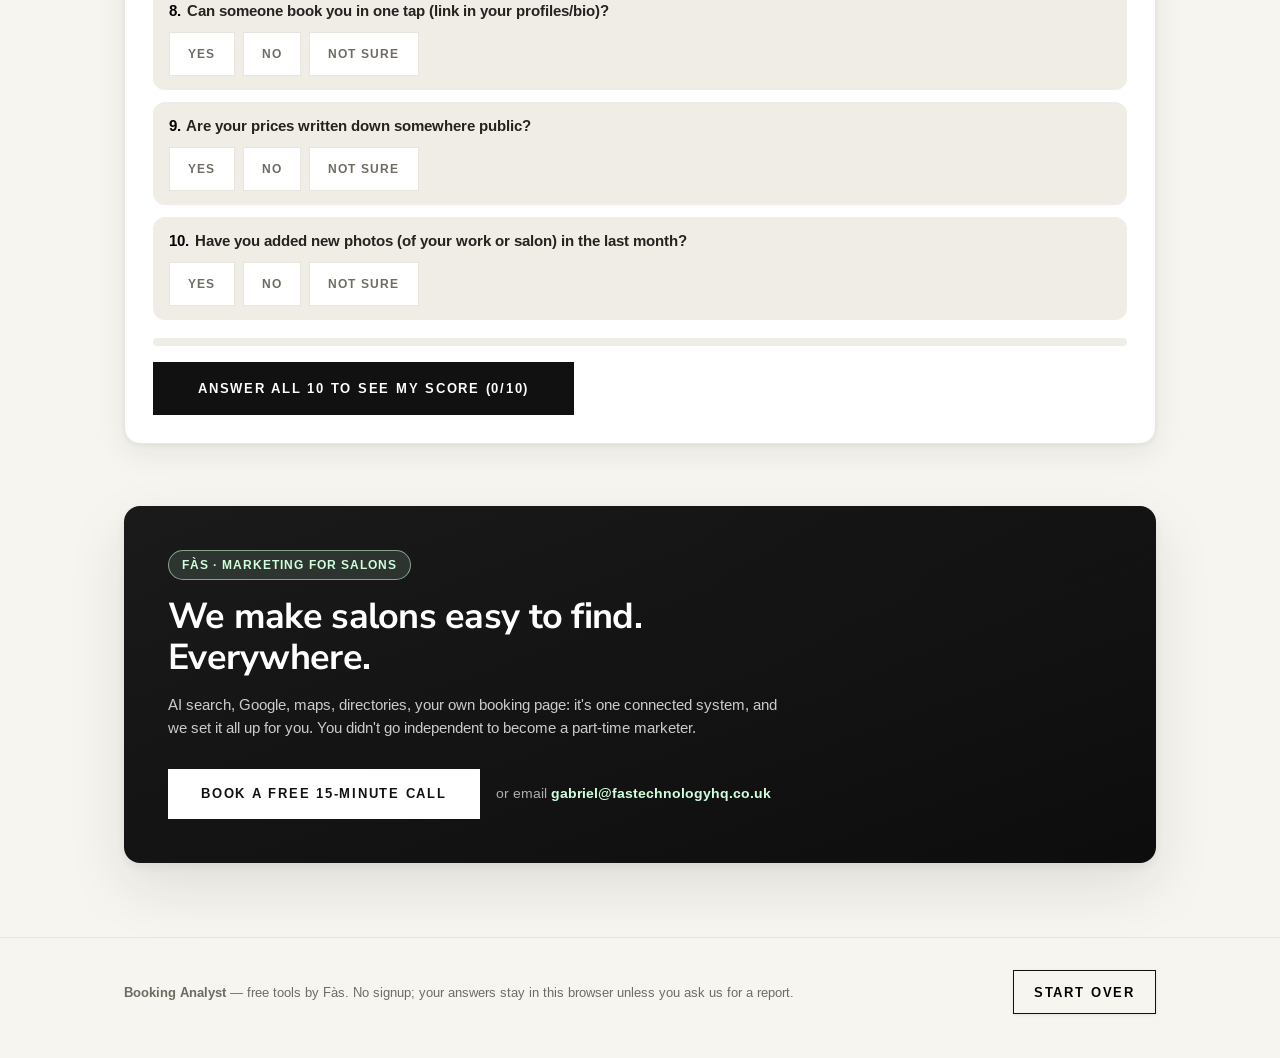
<file: visibility/index.html>
<!DOCTYPE html>
<html lang="en">
<head>
<meta charset="UTF-8">
<meta name="viewport" content="width=device-width, initial-scale=1.0">
<title>Is your salon visible to AI? — free 2-minute check</title>
<meta name="description" content="When someone asks ChatGPT 'where's the best hairdresser near me?' — does your salon come up? Take the free 2-minute AI Visibility check and get your score plus your 3 fastest fixes.">
<link rel="manifest" href="/manifest.json">
<link rel="apple-touch-icon" href="/icon-180.png">
<meta name="theme-color" content="#111111">
<link rel="icon" type="image/png" href="../logo.png">
<meta property="og:type" content="website">
<meta property="og:url" content="https://bookinganalyst.com/visibility/">
<meta property="og:title" content="Is your salon visible to AI? — free 2-minute check">
<meta property="og:description" content="When someone asks ChatGPT for a good salon nearby, does yours come up? Score your visibility and get your first three priorities.">
<meta property="og:image" content="https://bookinganalyst.com/icon-512.png">
<meta name="twitter:card" content="summary_large_image">
<link rel="preconnect" href="https://fonts.googleapis.com">
<link rel="preconnect" href="https://fonts.gstatic.com" crossorigin>
<link href="https://fonts.googleapis.com/css2?family=Arimo:ital,wght@0,400..700;1,400..700&family=Nunito+Sans:ital,opsz,wght@0,6..12,200..1000;1,6..12,200..1000&display=swap" rel="stylesheet">
<link rel="canonical" href="https://bookinganalyst.com/visibility/">
<link rel="stylesheet" href="/styles.css">
</head>
<body>

<header class="nav">
  <div class="wrap nav-inner">
    <a class="brand" href="/">
      <img class="brand-logo" src="../logo.png" alt="Booking Analyst">
      <span>Booking Analyst</span>
    </a>
    <nav class="nav-links">
      <a href="../">Fee Check</a>
      <a href="#quiz" class="active">AI Visibility</a>
      <a href="#agency">Work with us</a>
    </nav>
    <div class="nav-right">
      <button id="shareBtn" class="share-btn" type="button" title="Copy a link to this check"><span class="share-long">Share this check</span><span class="share-short">Share</span></button>
    </div>
  </div>
</header>

<main>

<section class="hero">
  <div class="wrap">
    <p class="hero-eyebrow">Free self-check, about 2 minutes</p>
    <h1>Is your salon <em>visible to AI</em>?</h1>
    <p class="hero-sub">When someone asks ChatGPT or Google "where's the best hairdresser near me?", does your salon come up? Answer 10 quick questions and get your score plus your first three priorities. It's a self-check of the basics, not a live scan of Google.</p>
    <div class="hero-cta">
      <a href="#quiz" class="btn primary btn-lg">Start the check</a>
      <p class="hero-cta-note">Nothing to install. Works for any salon and any booking system. Your answers stay in this browser unless you ask for the email report.</p>
    </div>
    <div class="hero-switch">
      Got here from the Booking Analyst? This is the other half: <a href="../">check what the booking apps take from you →</a>
    </div>
  </div>
</section>

<!-- ============ QUIZ ============ -->
<section id="quiz" class="step">
  <div class="wrap">
    <div class="step-head">
      <span class="step-num">1</span>
      <div>
        <h2>10 quick questions</h2>
        <p>Answer honestly ("not sure" is fine). Your answers stay in this browser until you ask for the report.</p>
      </div>
    </div>
    <div class="card">
      <div id="quizList" class="quiz-list"><!-- filled by visibility.js --></div>
      <div class="quiz-progress" role="progressbar" aria-valuemin="0" aria-valuemax="10" aria-valuenow="0" aria-label="Quiz progress"><div class="quiz-progress-fill" id="quizProgress"></div></div>
      <div class="btn-row">
        <button id="scoreBtn" class="btn primary btn-lg" type="button" disabled>Answer all 10 to see my score</button>
        <button id="quizReset" class="btn ghost" type="button" hidden>Start again</button>
      </div>
    </div>
  </div>
</section>

<!-- ============ RESULTS ============ -->
<section id="result" class="step" hidden>
  <div class="wrap">
    <div class="step-head">
      <span class="step-num">2</span>
      <div>
        <h2>Your visibility checklist result</h2>
        <p>Based on your answers: a self-check of the 10 online foundations, not a live scan of Google or AI results (those vary by town and day).</p>
      </div>
    </div>

    <div class="card score-card" aria-live="polite">
      <div class="score-num-wrap">
        <div class="score-num" id="scoreNum">0</div>
        <div class="score-outof">out of 100</div>
      </div>
      <div class="score-verdict">
        <h3 id="scoreTier" tabindex="-1"></h3>
        <p id="scoreBlurb"></p>
        <div class="bar-track score-bar"><div class="bar-fill" id="scoreBar" style="background:var(--accent)"></div></div>
      </div>
    </div>

    <div class="card">
      <h3 class="card-title">Your first three priorities</h3>
      <div id="fixList" class="fix-list"></div>
    </div>

    <div class="report-card" id="visibilityCapture">
      <div class="report-copy">
        <p class="report-eyebrow">Free, no card needed</p>
        <h2>Want your checklist and next steps by email?</h2>
        <p class="report-sub">Leave your email and we'll send your three priorities and a simple action plan based on your answers.</p>
        <p class="report-price"><strong>Free</strong><span>· the self-check is free; Fàs also offers optional hands-on support</span></p>
      </div>
      <div class="report-form">
        <form id="visForm">
          <input type="text" id="visHp" class="hp-field" tabindex="-1" autocomplete="off" aria-hidden="true">
          <label class="inline-field">First name
            <input type="text" id="visName" placeholder="Ana" required>
          </label>
          <label class="inline-field">Salon / business name
            <input type="text" id="visBusiness" placeholder="Ana's Hair Studio">
          </label>
          <label class="inline-field">Email
            <input type="email" id="visEmail" placeholder="you@yoursalon.com" required>
          </label>
          <label class="consent-row"><input type="checkbox" id="visConsent"> Email me occasional salon-profit tips (optional; your report arrives either way).</label>
          <p class="report-fineprint">When you request your report, your contact details and checklist answers are sent to Fàs so we can prepare it. We never sell your data.</p>
          <button type="submit" class="btn primary report-btn">Email me my checklist</button>
          <p id="visDone" class="feedback ok" hidden>Got it! Your report is on its way. Check your inbox within 48 hours. If anything goes wrong, email us at <span class="vis-addr"></span>.</p>
        </form>
      </div>
    </div>

    <p class="found-cta agency-line">This check is the first half of our <strong>Local Visibility</strong> service. We do all of it for you, every month. <a id="visBook" target="_blank" rel="noopener">Book a free call</a> if you'd rather get on with your clients.</p>

    <div class="card switch-card">
      <p><strong>One more thing worth knowing:</strong> if you use Fresha, Treatwell or any booking app, they're quietly taking a cut of every booking. <a href="../">Check what the apps take from you →</a></p>
    </div>
  </div>
</section>

<!-- ============ AGENCY ============ -->
<section id="agency" class="step">
  <div class="wrap">
    <div class="agency-band">
      <p class="agency-eyebrow" id="agencyBrand"></p>
      <h2>We make salons easy to find. Everywhere.</h2>
      <p class="agency-sub">AI search, Google, maps, directories, your own booking page: it's one connected system, and we set it all up for you. You didn't go independent to become a part-time marketer.</p>
      <div class="agency-cta-row">
        <a id="visAgencyCta" class="btn gold" target="_blank" rel="noopener">Book a free 15-minute call</a>
        <span class="agency-alt">or email <span class="agency-addr"></span></span>
      </div>
    </div>
  </div>
</section>

</main>

<footer>
  <div class="wrap footer-inner">
    <p><strong>Booking Analyst</strong> — free tools by <span id="footBrand"></span>. No signup; your answers stay in this browser unless you ask us for a report.</p>
    <button id="resetBtn" class="btn ghost small" type="button">Start over</button>
  </div>
</footer>

<script src="visibility.js"></script>
</body>
</html>
</file>
<file: styles.css>
/* ============ Booking Fee Analyser — premium UI ============ */
:root {
  --bg: #f6f5ef;
  --surface: #FFFFFF;
  --ink: #262220;
  --muted: #6f6a62;
  --faint: #7b756b;
  --line: #e8e4de;
  --line-soft: #f0ede7;
  --accent: #111111;
  --accent-dark: #000000;
  --accent-bright: #4a4a4a;
  --accent-soft: #CFFFDC;
  --gold: #68BA7F;
  --gold-dark: #2E6F40;
  --cost: #b3541e;
  --cost-soft: #f9ede4;
  --warn: #b45309;
  --radius: 16px;
  --radius-sm: 10px;
  --shadow-sm: 0 1px 2px rgba(38, 34, 32, .05), 0 1px 6px rgba(38, 34, 32, .04);
  --shadow-md: 0 2px 4px rgba(38, 34, 32, .05), 0 10px 30px rgba(38, 34, 32, .07);
  --shadow-lg: 0 4px 10px rgba(38, 34, 32, .06), 0 24px 60px rgba(38, 34, 32, .10);
  --ease: cubic-bezier(.22, .61, .36, 1);
  --sans: 'Arimo', 'Nunito Sans', -apple-system, BlinkMacSystemFont, 'Segoe UI', Roboto, Arial, sans-serif;
  --serif: 'Nunito Sans', 'Arimo', -apple-system, BlinkMacSystemFont, 'Segoe UI', Roboto, Arial, sans-serif;
}

* { box-sizing: border-box; margin: 0; padding: 0; }
html { scroll-behavior: smooth; }
body {
  font-family: var(--sans);
  background: var(--bg);
  color: var(--ink);
  font-size: 16px;
  line-height: 1.55;
  -webkit-font-smoothing: antialiased;
  text-rendering: optimizeLegibility;
}
.wrap { max-width: 1080px; margin: 0 auto; padding: 0 24px; }
a { color: var(--accent-dark); }
::selection { background: rgba(17, 17, 17, .18); }
:focus-visible { outline: 2px solid var(--accent); outline-offset: 2px; border-radius: 4px; }

/* refined scrollbars */
* { scrollbar-width: thin; scrollbar-color: #d5cfc5 transparent; }
::-webkit-scrollbar { width: 10px; height: 10px; }
::-webkit-scrollbar-track { background: transparent; }
::-webkit-scrollbar-thumb { background: #d5cfc5; border-radius: 999px; border: 2px solid var(--bg); }
::-webkit-scrollbar-thumb:hover { background: #c2bbae; }

/* ---------- nav ---------- */
.nav {
  position: sticky; top: 0; z-index: 50;
  background: rgba(246, 245, 239, .85);
  backdrop-filter: blur(14px) saturate(1.4);
  -webkit-backdrop-filter: blur(14px) saturate(1.4);
  border-bottom: 1px solid transparent;
  transition: border-color .3s var(--ease), box-shadow .3s var(--ease), background .3s var(--ease);
}
.nav.scrolled { border-bottom-color: var(--line); box-shadow: 0 6px 24px rgba(38, 34, 32, .06); background: rgba(246, 245, 239, .94); }
.nav-inner { display: flex; align-items: center; justify-content: space-between; height: 64px; }
.brand {
  display: flex; align-items: center; gap: 11px;
  font-family: var(--serif); font-size: 20px; font-weight: 700;
  color: var(--ink); text-decoration: none; letter-spacing: -.01em;
}
.brand em { color: var(--accent); font-style: normal; }
.brand-logo { display: block; width: auto; height: 36px; }
.nav-links { display: flex; gap: 24px; }
.nav-links a {
  font-size: 13.5px; font-weight: 500; color: var(--muted); text-decoration: none;
  position: relative; padding: 4px 0; transition: color .2s var(--ease);
}
.nav-links a::after {
  content: ''; position: absolute; left: 0; right: 100%; bottom: -2px; height: 2px;
  background: var(--accent); border-radius: 2px; transition: right .25s var(--ease);
}
.nav-links a:hover { color: var(--ink); }
.nav-links a.active { color: var(--ink); font-weight: 600; }
.nav-links a.active::after { right: 0; }
.share-btn {
  font: inherit; font-size: 13px; font-weight: 700; cursor: pointer;
  color: var(--accent-dark); background: var(--accent-soft);
  border: 1px solid rgba(17, 17, 17, .4); border-radius: 999px; padding: 8px 16px;
  transition: all .2s var(--ease); white-space: nowrap;
}
.share-btn:hover { background: #dceee8; transform: translateY(-1px); box-shadow: var(--shadow-sm); }
.share-btn:active { transform: scale(.97); }
.share-btn.copied { background: var(--accent); color: #fff; border-color: var(--accent); }

/* ---------- hero ---------- */
.hero { position: relative; padding: 92px 0 52px; text-align: center; overflow: hidden; }
.hero::before {
  content: ''; position: absolute; inset: -40% -20% auto; height: 130%; pointer-events: none;
  background:
    radial-gradient(560px 300px at 28% 18%, rgba(17, 17, 17, .10), transparent 70%),
    radial-gradient(620px 320px at 74% 12%, rgba(207, 255, 220, .16), transparent 70%);
}
.hero > * { position: relative; }
.hero-eyebrow {
  display: inline-flex; align-items: center; gap: 7px; font-size: 12px; font-weight: 600; letter-spacing: .09em;
  text-transform: uppercase; color: var(--gold-dark);
  border: 1px solid rgba(207, 255, 220, .55); border-radius: 999px; padding: 6px 16px; margin-bottom: 26px;
  background: rgba(255, 255, 255, .75); box-shadow: var(--shadow-sm);
}
.hero h1 {
  font-family: var(--serif); font-weight: 700;
  font-size: clamp(38px, 6vw, 64px); line-height: 1.08; letter-spacing: -.025em;
  max-width: 820px; margin: 0 auto;
}
.hero h1 em {
  font-style: italic;
  color: var(--accent-dark);
}
.hero-sub { max-width: 640px; margin: 24px auto 0; color: var(--muted); font-size: 18px; line-height: 1.6; }
.hero-chips { display: flex; flex-wrap: wrap; gap: 8px; justify-content: center; margin-top: 30px; }
.chip {
  font-size: 13px; font-weight: 600; color: var(--ink);
  background: rgba(255, 255, 255, .85); border: 1px solid var(--line); border-radius: 999px; padding: 7px 15px;
  box-shadow: var(--shadow-sm); transition: transform .2s var(--ease), border-color .2s var(--ease);
}
.chip:hover { transform: translateY(-1px); border-color: #d9d3c9; }
.chip-more { color: var(--accent-dark); border-color: rgba(17, 17, 17, .4); background: var(--accent-soft); }
.hero-cta { margin-top: 34px; }
.hero-cta .btn-lg { font-size: 16px; padding: 15px 34px; border-radius: 12px; }
.hero-cta-note { margin-top: 12px; font-size: 13px; color: var(--faint); }
.hero-trust { display: flex; flex-wrap: wrap; gap: 12px; justify-content: center; margin-top: 34px; }
.hero-trust div {
  background: rgba(255, 255, 255, .85); border: 1px solid var(--line); border-radius: var(--radius);
  padding: 14px 22px; text-align: left; min-width: 175px; box-shadow: var(--shadow-sm);
  transition: transform .25s var(--ease), box-shadow .25s var(--ease);
}
.hero-trust div:hover { transform: translateY(-2px); box-shadow: var(--shadow-md); }
.hero-trust strong { display: flex; align-items: center; gap: 7px; font-size: 14px; }
.hero-trust strong::before { content: '✓'; color: var(--accent); font-weight: 800; }
.hero-trust span { font-size: 12.5px; color: var(--muted); display: block; margin-top: 2px; }

/* ---------- steps ---------- */
.step { padding: 52px 0 10px; scroll-margin-top: 80px; }
.step-head { display: flex; gap: 18px; align-items: flex-start; margin-bottom: 24px; }
.step-num {
  flex: 0 0 auto; width: 42px; height: 42px; border-radius: 13px;
  display: flex; align-items: center; justify-content: center;
  font-weight: 700; font-size: 17px; color: #fff;
  background: linear-gradient(160deg, var(--accent-bright), var(--accent-dark));
  box-shadow: 0 3px 10px rgba(17, 17, 17, .35), inset 0 1px 0 rgba(255, 255, 255, .25);
  margin-top: 2px;
}
.step-head h2 { font-family: var(--serif); font-size: 30px; font-weight: 700; line-height: 1.15; letter-spacing: -.02em; }
.step-head p { color: var(--muted); font-size: 14.5px; margin-top: 5px; max-width: 660px; }

/* ---------- cards ---------- */
.card {
  background: var(--surface); border: 1px solid rgba(232, 228, 222, .9); border-radius: var(--radius);
  padding: 28px; box-shadow: var(--shadow-md);
}
.card-title { font-size: 16px; font-weight: 700; margin-bottom: 16px; letter-spacing: -.01em; }

/* ---------- channel picker ---------- */
.channel-pick { margin-bottom: 20px; padding-bottom: 18px; border-bottom: 1px dashed var(--line); }
.pick-label { font-size: 14.5px; font-weight: 700; margin-bottom: 12px; }
.pick-sub { display: block; font-size: 12.5px; font-weight: 400; color: var(--muted); margin-top: 3px; }
.chip-row { display: flex; flex-wrap: wrap; gap: 8px; }
.pick-chip {
  display: inline-flex; align-items: center; gap: 8px; font: inherit; font-size: 13px; font-weight: 600;
  border: 1px solid var(--line); background: #fff; color: var(--muted);
  border-radius: 999px; padding: 7px 15px; cursor: pointer;
  transition: all .2s var(--ease);
}
.pick-chip .dot { width: 9px; height: 9px; border-radius: 50%; opacity: .35; transition: opacity .2s var(--ease), transform .2s var(--ease); }
.pick-chip:hover { border-color: #d5cfc5; transform: translateY(-1px); box-shadow: var(--shadow-sm); }
.pick-chip.on { border-color: var(--accent); background: var(--accent-soft); color: var(--accent-dark); box-shadow: inset 0 1px 3px rgba(17, 17, 17, .08); }
.pick-chip.on .dot { opacity: 1; transform: scale(1.15); }
.pick-chip:active { transform: scale(.97); }

/* ---------- controls ---------- */
.row-controls {
  display: flex; flex-wrap: wrap; gap: 14px; justify-content: space-between; align-items: center;
  margin-bottom: 18px;
}
.seg { display: inline-flex; background: var(--line-soft); border: 1px solid var(--line); border-radius: 12px; padding: 3px; }
.seg-btn {
  border: 0; background: transparent; font: inherit; font-size: 13.5px; font-weight: 600;
  color: var(--muted); padding: 8px 18px; border-radius: 9px; cursor: pointer;
  transition: all .2s var(--ease);
}
.seg-btn:hover { color: var(--ink); }
.seg-btn.active { background: #fff; color: var(--ink); box-shadow: 0 1px 3px rgba(38, 34, 32, .12); }
.inline-controls { display: flex; gap: 12px; flex-wrap: wrap; }
.inline-field { font-size: 12px; font-weight: 600; color: var(--muted); display: flex; flex-direction: column; gap: 5px; letter-spacing: .02em; }
.inline-field select, .inline-field input {
  font: inherit; font-size: 14px; font-weight: 500; color: var(--ink);
  border: 1px solid var(--line); border-radius: var(--radius-sm); padding: 8px 11px; background: #fff;
  width: 130px; transition: border-color .2s var(--ease), box-shadow .2s var(--ease);
}
.inline-field select:hover, .inline-field input:hover { border-color: #d5cfc5; }
textarea {
  width: 100%; min-height: 190px; resize: vertical;
  font-family: ui-monospace, 'Cascadia Code', Consolas, Menlo, monospace; font-size: 12.5px; line-height: 1.55;
  color: var(--ink); background: #fff;
  border: 1px solid var(--line); border-radius: 12px; padding: 14px;
  transition: border-color .2s var(--ease), box-shadow .2s var(--ease);
}
textarea:hover { border-color: #d5cfc5; }
textarea:focus, .inline-field input:focus, .inline-field select:focus,
.quick-table input:focus, .rate-fields input:focus {
  outline: none; border-color: var(--accent);
  box-shadow: 0 0 0 3px rgba(17, 17, 17, .14);
}
.btn-row { display: flex; flex-wrap: wrap; gap: 10px; margin-top: 16px; }
.btn {
  font: inherit; font-size: 14px; font-weight: 600; cursor: pointer;
  border-radius: var(--radius-sm); padding: 11px 22px; border: 1px solid transparent;
  transition: all .2s var(--ease);
}
.btn.primary {
  background: linear-gradient(180deg, var(--accent-bright), var(--accent-dark)); color: #fff;
  box-shadow: 0 1px 2px rgba(0, 0, 0, .25), 0 6px 18px rgba(17, 17, 17, .30), inset 0 1px 0 rgba(255, 255, 255, .18);
}
.btn.primary:hover { transform: translateY(-1px); box-shadow: 0 2px 4px rgba(0, 0, 0, .25), 0 10px 26px rgba(17, 17, 17, .38), inset 0 1px 0 rgba(255, 255, 255, .18); filter: brightness(1.05); }
.btn.primary:active { transform: translateY(0); filter: brightness(.97); }
.btn.ghost { background: #fff; color: var(--ink); border-color: var(--line); box-shadow: var(--shadow-sm); }
.btn.ghost:hover { background: var(--line-soft); border-color: #d5cfc5; transform: translateY(-1px); }
.btn.small { padding: 8px 15px; font-size: 13px; }
.file-btn { position: relative; overflow: hidden; display: inline-flex; align-items: center; }
.file-btn input { position: absolute; inset: 0; opacity: 0; cursor: pointer; }
.feedback { font-size: 13.5px; margin-top: 12px; color: var(--muted); }
.feedback.ok { color: var(--accent-dark); font-weight: 600; }
.feedback.warn { color: var(--warn); font-weight: 600; }
.subnote { margin-top: 16px; font-size: 13.5px; color: var(--muted); }
.subnote summary { cursor: pointer; font-weight: 600; color: var(--ink); font-size: 13.5px; transition: color .15s var(--ease); }
.subnote summary:hover { color: var(--accent-dark); }

/* collapsible advanced sections */
.adv-details, .rates-details {
  margin-top: 18px; background: #fff; border: 1px solid var(--line); border-radius: 12px;
  padding: 14px 18px; box-shadow: var(--shadow-sm);
}
.adv-details > summary, .rates-details > summary {
  cursor: pointer; font-weight: 700; font-size: 14.5px; color: var(--ink); list-style-position: outside;
}
.adv-details > summary:hover, .rates-details > summary:hover { color: var(--accent-dark); }
.adv-details[open] > summary, .rates-details[open] > summary { margin-bottom: 14px; }
.adv-details .adv-grid { margin-top: 4px; }
.rates-details .rate-grid { margin-bottom: 4px; }
.subnote ul, .faq-card p { margin-top: 8px; padding-left: 18px; }
.subnote li, .faq-card li { margin-top: 6px; }
.adv-grid {
  display: flex; flex-wrap: wrap; gap: 18px; margin-top: 20px; padding-top: 18px;
  border-top: 1px dashed var(--line);
}

/* ---------- quick add ---------- */
.quick-table-wrap { overflow-x: auto; border-radius: 10px; }
.quick-table { width: 100%; border-collapse: collapse; min-width: 560px; }
.quick-table th {
  text-align: left; font-size: 11px; font-weight: 700; text-transform: uppercase;
  letter-spacing: .07em; color: var(--faint); padding: 9px 12px; border-bottom: 2px solid var(--line);
}
.quick-table td { padding: 8px 12px; border-bottom: 1px solid var(--line-soft); font-size: 14px; transition: background .15s var(--ease); }
.quick-table tbody tr:not(.quick-total-row):hover td { background: #fbfaf8; }
.quick-table .dot { display: inline-block; width: 10px; height: 10px; border-radius: 50%; margin-right: 9px; }
.quick-table input {
  font: inherit; font-size: 14px; width: 92px;
  border: 1px solid var(--line); border-radius: 8px; padding: 7px 10px; background: #fff;
  transition: border-color .2s var(--ease), box-shadow .2s var(--ease);
}
.quick-table .ta-r, .data-table .ta-r { text-align: right; }
.quick-total-row td { font-weight: 700; border-bottom: 0; }

/* ---------- rate cards ---------- */
.rate-grid { display: grid; grid-template-columns: repeat(auto-fill, minmax(245px, 1fr)); gap: 16px; }
.rate-card {
  background: var(--surface); border: 1px solid rgba(232, 228, 222, .9); border-radius: var(--radius); padding: 18px;
  box-shadow: var(--shadow-sm);
  transition: transform .25s var(--ease), box-shadow .25s var(--ease), border-color .25s var(--ease);
}
.rate-card:hover { transform: translateY(-3px); box-shadow: var(--shadow-md); border-color: #dcd6cc; }
.rate-head { display: flex; align-items: center; gap: 10px; margin-bottom: 7px; }
.rate-head .dot { width: 11px; height: 11px; border-radius: 50%; flex: 0 0 auto; box-shadow: 0 0 0 3px rgba(38, 34, 32, .05); }
.rate-head h4 { font-size: 15.5px; font-weight: 700; letter-spacing: -.01em; }
.rate-note { font-size: 12px; color: var(--muted); min-height: 36px; margin-bottom: 12px; line-height: 1.5; }
.rate-fields { display: grid; grid-template-columns: 1fr 1fr; gap: 9px; }
.rate-fields label { font-size: 10.5px; font-weight: 600; color: var(--muted); display: flex; flex-direction: column; gap: 4px; letter-spacing: .03em; text-transform: uppercase; }
.rate-fields input {
  font: inherit; font-size: 13.5px; font-weight: 500; color: var(--ink); width: 100%;
  border: 1px solid var(--line); border-radius: 8px; padding: 7px 9px; background: #fff;
  transition: border-color .2s var(--ease), box-shadow .2s var(--ease);
}
.rate-fields input:hover { border-color: #d5cfc5; }
.rate-reset {
  margin-top: 12px; font-size: 12px; background: none; border: 0; color: var(--gold-dark);
  cursor: pointer; font-weight: 600; padding: 0; transition: color .15s var(--ease);
}
.rate-reset:hover { color: var(--cost); text-decoration: underline; }
.disclaimer-note { font-size: 12.5px; color: var(--faint); margin-top: 16px; line-height: 1.55; }

/* ---------- KPIs ---------- */
.kpi-grid { display: grid; grid-template-columns: repeat(auto-fit, minmax(190px, 1fr)); gap: 16px; margin-bottom: 22px; }
.kpi {
  position: relative; overflow: hidden;
  background: var(--surface); border: 1px solid rgba(232, 228, 222, .9); border-radius: var(--radius);
  padding: 20px 22px; box-shadow: var(--shadow-sm);
  transition: transform .25s var(--ease), box-shadow .25s var(--ease);
}
.kpi:hover { transform: translateY(-2px); box-shadow: var(--shadow-md); }
.kpi::before {
  content: ''; position: absolute; top: 0; left: 0; right: 0; height: 3px;
  background: linear-gradient(90deg, var(--accent-bright), var(--gold));
  opacity: .85;
}
.kpi-label { font-size: 11px; font-weight: 700; letter-spacing: .07em; text-transform: uppercase; color: var(--faint); }
.kpi-value {
  font-size: 30px; font-weight: 800; letter-spacing: -.02em; margin-top: 8px;
  font-variant-numeric: tabular-nums;
}
.kpi-value.cost { color: var(--cost); }
.kpi-value.good { color: var(--accent-dark); }
.kpi-sub { font-size: 12.5px; color: var(--muted); margin-top: 4px; }

/* ---------- data table + bars ---------- */
.table-wrap { overflow-x: auto; border-radius: 10px; }
.data-table { width: 100%; border-collapse: collapse; min-width: 780px; }
.data-table th {
  text-align: right; font-size: 10.5px; font-weight: 700; text-transform: uppercase;
  letter-spacing: .07em; color: var(--faint); padding: 10px 12px; border-bottom: 2px solid var(--line);
  white-space: nowrap;
}
.data-table th:first-child { text-align: left; }
.data-table td { padding: 12px; border-bottom: 1px solid var(--line-soft); font-size: 14px; white-space: nowrap; font-variant-numeric: tabular-nums; transition: background .15s var(--ease); }
.data-table tbody tr:hover td { background: #fbfaf8; }
.data-table td:first-child { font-weight: 600; }
.data-table .fees { color: var(--cost); font-weight: 700; }
.data-table .dot { display: inline-block; width: 10px; height: 10px; border-radius: 50%; margin-right: 9px; }
.bars { margin-top: 24px; display: flex; flex-direction: column; gap: 12px; }
.bar-row { display: grid; grid-template-columns: 130px 1fr 160px; gap: 14px; align-items: center; font-size: 13px; }
.bar-name { font-weight: 600; display: flex; align-items: center; gap: 9px; }
.bar-track { height: 22px; background: var(--line-soft); border-radius: 7px; overflow: hidden; position: relative; }
.bar-fill {
  height: 100%; border-radius: 7px; opacity: .92;
  transition: width .7s var(--ease);
  background-image: linear-gradient(100deg, rgba(255, 255, 255, .18), transparent 60%);
}
.bar-fee {
  position: absolute; top: 0; left: 0; height: 100%;
  background: repeating-linear-gradient(-45deg, rgba(179, 84, 30, .55), rgba(179, 84, 30, .55) 5px, rgba(179, 84, 30, .42) 5px, rgba(179, 84, 30, .42) 10px);
  border-radius: 7px 0 0 7px;
  transition: width .7s var(--ease);
}
.bar-meta { color: var(--muted); font-size: 12.5px; text-align: right; font-variant-numeric: tabular-nums; }
.bar-meta strong { color: var(--cost); }
.bar-legend { margin-top: 12px; font-size: 12px; color: var(--faint); }

/* ---------- simulator ---------- */
.sim-card { display: grid; grid-template-columns: 1fr 1fr; gap: 30px; }
.sim-controls { display: flex; flex-direction: column; gap: 28px; justify-content: center; }
.sim-slider span { display: block; font-size: 14px; font-weight: 600; margin-bottom: 12px; }
.sim-slider strong { color: var(--accent-dark); }
.sim-slider input[type="range"] {
  -webkit-appearance: none; appearance: none; width: 100%; height: 6px; border-radius: 999px;
  background: linear-gradient(90deg, var(--accent) var(--fill, 25%), var(--line) var(--fill, 25%));
  outline: none; cursor: pointer;
}
.sim-slider input[type="range"]::-webkit-slider-thumb {
  -webkit-appearance: none; appearance: none; width: 22px; height: 22px; border-radius: 50%;
  background: #fff; border: 2px solid var(--accent);
  box-shadow: 0 2px 8px rgba(17, 17, 17, .35);
  transition: transform .15s var(--ease), box-shadow .15s var(--ease);
}
.sim-slider input[type="range"]::-webkit-slider-thumb:hover { transform: scale(1.12); box-shadow: 0 3px 12px rgba(17, 17, 17, .45); }
.sim-slider input[type="range"]::-webkit-slider-thumb:active { transform: scale(1.02); }
.sim-slider input[type="range"]::-moz-range-thumb {
  width: 20px; height: 20px; border-radius: 50%; background: #fff; border: 2px solid var(--accent);
  box-shadow: 0 2px 8px rgba(17, 17, 17, .35); cursor: pointer;
}
.sim-result { display: flex; flex-direction: column; gap: 12px; justify-content: center; }
.sim-line {
  display: flex; justify-content: space-between; gap: 14px; font-size: 14px; padding: 12px 16px;
  background: var(--line-soft); border-radius: var(--radius-sm);
}
.sim-line span { color: var(--muted); }
.sim-line strong { font-weight: 700; font-variant-numeric: tabular-nums; }
.sim-saving {
  background: linear-gradient(150deg, var(--accent-soft), #ddf0ea);
  border: 1px solid rgba(17, 17, 17, .45); border-radius: 12px;
  padding: 18px; text-align: center;
  box-shadow: inset 0 1px 0 rgba(255, 255, 255, .6), 0 6px 20px rgba(17, 17, 17, .10);
}
.sim-saving .big { font-size: 32px; font-weight: 800; color: var(--accent-dark); letter-spacing: -.02em; font-variant-numeric: tabular-nums; }
.sim-saving .sub { font-size: 13px; color: var(--muted); margin-top: 4px; }

/* ---------- actions ---------- */
.action-list { display: grid; grid-template-columns: 1fr 1fr; gap: 18px; }
.action {
  background: var(--surface); border: 1px solid rgba(232, 228, 222, .9); border-left: 4px solid var(--accent);
  border-radius: var(--radius); padding: 24px; box-shadow: var(--shadow-sm);
  display: flex; flex-direction: column; gap: 12px;
  transition: transform .25s var(--ease), box-shadow .25s var(--ease);
}
.action:hover { transform: translateY(-3px); box-shadow: var(--shadow-md); }
.action.rank2 { border-left-color: var(--gold-dark); }
.action.rank3 { border-left-color: var(--gold); }
.action.unquantified { border-left-color: var(--line); }
.action-top { display: flex; justify-content: space-between; gap: 12px; align-items: flex-start; }
.action h3 { font-size: 17px; font-weight: 700; line-height: 1.3; letter-spacing: -.01em; }
.action .tag {
  flex: 0 0 auto; font-size: 10.5px; font-weight: 700; text-transform: uppercase; letter-spacing: .05em;
  border-radius: 999px; padding: 4px 11px; white-space: nowrap;
}
.tag.quick { background: var(--accent-soft); color: var(--accent-dark); }
.tag.medium { background: #E7F6EB; color: var(--gold-dark); }
.tag.long { background: var(--line-soft); color: var(--muted); }
.tag.recover { background: var(--cost-soft); color: var(--cost); }
.action p { font-size: 13.5px; color: var(--muted); }
.action ol { padding-left: 20px; font-size: 13.5px; display: flex; flex-direction: column; gap: 6px; }
.action ol li::marker { color: var(--accent); font-weight: 700; }
.action .save {
  margin-top: auto; background: var(--accent-soft); border-radius: var(--radius-sm); padding: 12px 16px;
  font-size: 13.5px; font-weight: 600; color: var(--accent-dark);
}
.action .save strong { font-size: 18px; font-variant-numeric: tabular-nums; }
.action .save.muted-save { background: var(--line-soft); color: var(--muted); }
.template-box {
  background: var(--line-soft); border: 1px dashed var(--gold); border-radius: var(--radius-sm);
  padding: 14px; font-size: 13px; color: var(--ink);
}
.template-box .btn { margin-top: 10px; }

/* ---------- report signup ---------- */
.report-card {
  display: grid; grid-template-columns: 1.2fr 1fr; gap: 34px;
  background:
    radial-gradient(480px 260px at 100% 0%, rgba(17, 17, 17, .10), transparent 70%),
    linear-gradient(135deg, #ffffff 0%, #eef6f3 100%);
  border: 1px solid rgba(17, 17, 17, .35); border-radius: var(--radius);
  padding: 36px; box-shadow: var(--shadow-lg);
}
.report-eyebrow {
  display: inline-flex; align-items: center; gap: 7px; font-size: 11.5px; font-weight: 700; letter-spacing: .09em;
  text-transform: uppercase; color: var(--accent-dark);
  border: 1px solid rgba(17, 17, 17, .4); border-radius: 999px; padding: 5px 13px; margin-bottom: 16px;
  background: rgba(255, 255, 255, .8); box-shadow: var(--shadow-sm);
}
.report-copy h2 { font-family: var(--serif); font-size: 29px; font-weight: 700; line-height: 1.18; letter-spacing: -.02em; }
.report-sub { font-size: 14.5px; color: var(--muted); margin-top: 12px; line-height: 1.6; }
.report-points { list-style: none; margin-top: 18px; display: flex; flex-direction: column; gap: 9px; }
.report-points li { font-size: 13.5px; color: var(--muted); padding-left: 24px; position: relative; }
.report-points li::before {
  content: '✓'; position: absolute; left: 0; top: 1px; color: var(--accent); font-weight: 800;
}
.report-points strong { color: var(--ink); }
.report-price { margin-top: 20px; font-size: 16px; display: flex; align-items: baseline; gap: 8px; }
.report-price strong { font-size: 34px; font-weight: 800; color: var(--accent-dark); letter-spacing: -.02em; }
.report-price span { font-size: 13.5px; color: var(--muted); }
.report-form form {
  display: flex; flex-direction: column; gap: 13px; background: rgba(255, 255, 255, .92);
  border: 1px solid var(--line); border-radius: 14px; padding: 24px; box-shadow: var(--shadow-md);
  backdrop-filter: blur(6px);
}
.report-form .inline-field input, .report-form .inline-field select { width: 100%; }
.report-btn { width: 100%; font-size: 15px; padding: 14px; border-radius: 12px; }
.report-fineprint { font-size: 12px; color: var(--faint); line-height: 1.5; }
.report-addr { font-weight: 600; color: var(--accent-dark); }

/* ---------- free report lead capture ---------- */
.capture-card {
  display: grid; grid-template-columns: 1.15fr 1fr; gap: 34px;
  background:
    radial-gradient(500px 300px at 8% 0%, rgba(255, 255, 255, .12), transparent 60%),
    linear-gradient(140deg, #1a1a1a 0%, #111111 60%, #000000 110%);
  border-radius: var(--radius); padding: 38px;
  box-shadow: var(--shadow-lg);
  color: #fff;
}
.capture-eyebrow {
  display: inline-flex; align-items: center; gap: 7px; font-size: 11.5px; font-weight: 700; letter-spacing: .09em;
  text-transform: uppercase; color: #eaf6f2;
  border: 1px solid rgba(255, 255, 255, .45); border-radius: 999px; padding: 5px 13px; margin-bottom: 16px;
  background: rgba(255, 255, 255, .12);
}
.capture-copy h2 { font-family: var(--serif); font-size: 30px; font-weight: 700; line-height: 1.18; letter-spacing: -.02em; }
.capture-sub { font-size: 14.5px; color: rgba(255, 255, 255, .85); margin-top: 12px; line-height: 1.6; }
.capture-points { list-style: none; margin-top: 18px; display: flex; flex-direction: column; gap: 10px; }
.capture-points li { font-size: 13.5px; color: rgba(255, 255, 255, .85); padding-left: 24px; position: relative; }
.capture-points li::before { content: '✓'; position: absolute; left: 0; top: 1px; color: #CFFFDC; font-weight: 800; }
.capture-points strong { color: #fff; }
.capture-note { margin-top: 18px; font-size: 12.5px; color: rgba(255, 255, 255, .65); }
.capture-form form {
  display: flex; flex-direction: column; gap: 13px; background: rgba(255, 255, 255, .97);
  border-radius: 14px; padding: 24px; box-shadow: var(--shadow-lg);
}
.capture-form .inline-field input, .capture-form .inline-field select { width: 100%; }
.lead-btn { width: 100%; font-size: 15px; padding: 14px; border-radius: 12px; }

/* ---------- agency band ---------- */
.agency-band {
  background:
    radial-gradient(560px 320px at 92% 8%, rgba(17, 17, 17, .35), transparent 70%),
    linear-gradient(160deg, #1a1a1a 0%, #111111 70%, #0d0d0d 100%);
  border-radius: var(--radius); padding: 44px; box-shadow: var(--shadow-lg);
  color: #fff;
}
.agency-eyebrow {
  display: inline-flex; font-size: 11.5px; font-weight: 700; letter-spacing: .09em;
  text-transform: uppercase; color: #CFFFDC;
  border: 1px solid rgba(207, 255, 220, .55); border-radius: 999px; padding: 5px 13px; margin-bottom: 16px;
  background: rgba(207, 255, 220, .12);
}
.agency-band h2 { font-family: var(--serif); font-size: clamp(26px, 3.4vw, 36px); font-weight: 700; line-height: 1.15; letter-spacing: -.02em; max-width: 640px; }
.agency-sub { font-size: 14.5px; color: rgba(255, 255, 255, .78); margin-top: 14px; max-width: 620px; line-height: 1.6; }
.agency-points { display: grid; grid-template-columns: repeat(3, 1fr); gap: 20px; margin-top: 26px; }
.agency-points div {
  background: rgba(255, 255, 255, .05); border: 1px solid rgba(255, 255, 255, .12);
  border-radius: 12px; padding: 18px; display: flex; flex-direction: column; gap: 6px;
  transition: background .25s var(--ease), transform .25s var(--ease);
}
.agency-points div:hover { background: rgba(255, 255, 255, .09); transform: translateY(-2px); }
.agency-points strong { font-size: 14.5px; }
.agency-points span { font-size: 13px; color: rgba(255, 255, 255, .68); line-height: 1.55; }
.agency-cta-row { display: flex; flex-wrap: wrap; align-items: center; gap: 16px; margin-top: 30px; }
.btn.gold {
  background: #111111; color: #fff;
  box-shadow: 0 1px 2px rgba(0, 0, 0, .25), 0 6px 18px rgba(207, 255, 220, .28), inset 0 1px 0 rgba(255, 255, 255, .4);
  font-weight: 700;
}
.btn.gold:hover { transform: translateY(-1px); filter: brightness(1.05); box-shadow: 0 2px 4px rgba(0, 0, 0, .25), 0 10px 26px rgba(207, 255, 220, .36), inset 0 1px 0 rgba(255, 255, 255, .4); }
.btn.gold:active { transform: translateY(0); }
.agency-alt { font-size: 13.5px; color: rgba(255, 255, 255, .65); }
.agency-addr { color: #CFFFDC; font-weight: 600; }
.agency-band .btn.gold { background: #fff; border-color: #fff; color: #111; }
.agency-band .btn.gold:hover { background: #CFFFDC; border-color: #CFFFDC; }

/* ---------- faq ---------- */
.faq-card details { border-bottom: 1px solid var(--line-soft); padding: 16px 0; }
.faq-card details:last-child { border-bottom: 0; }
.faq-card summary { cursor: pointer; font-weight: 600; font-size: 15px; list-style-position: outside; transition: color .15s var(--ease); }
.faq-card summary:hover { color: var(--accent-dark); }
.faq-card p { color: var(--muted); font-size: 14px; line-height: 1.6; }

/* ---------- footer ---------- */
footer { border-top: 1px solid var(--line); margin-top: 64px; padding: 32px 0 44px; }
.footer-inner { display: flex; flex-wrap: wrap; gap: 14px; justify-content: space-between; align-items: center; font-size: 13px; color: var(--muted); }

/* ---------- empty state ---------- */
.empty-note {
  text-align: center; padding: 48px 24px; color: var(--muted); font-size: 15px;
  border: 1.5px dashed var(--gold); border-radius: var(--radius);
  background: linear-gradient(180deg, #fff, #fcfbf9);
}

/* ---------- scroll reveal ---------- */
.reveal { opacity: 0; transform: translateY(16px); }
.reveal.in {
  opacity: 1; transform: none;
  transition: opacity .6s var(--ease), transform .6s var(--ease);
}

/* ---------- responsive ---------- */
@media (max-width: 860px) {
  .action-list { grid-template-columns: 1fr; }
  .sim-card { grid-template-columns: 1fr; }
  .report-card { grid-template-columns: 1fr; padding: 26px; }
  .capture-card { grid-template-columns: 1fr; padding: 26px; }
  .agency-band { padding: 28px; }
  .agency-points { grid-template-columns: 1fr; }
  .step-head h2 { font-size: 26px; }
}
@media (max-width: 640px) {
  .nav-inner { flex-wrap: wrap; min-height: 56px; height: auto; padding-top: 10px; }
  .nav-right { margin-left: auto; }
  .nav-links {
    display: flex; order: 3; width: 100%;
    gap: 18px; padding: 9px 0 11px;
    overflow-x: auto; -webkit-overflow-scrolling: touch;
  }
  .nav-links a:not(.nav-flow) { font-size: 13.5px; white-space: nowrap; display: inline-flex; align-items: center; min-height: 44px; }
  .step { scroll-margin-top: 104px; }
  .hero { padding: 56px 0 36px; }
  .hero-trust div { min-width: 135px; flex: 1; }
  .hide-sm { display: none; }
  .bar-row { grid-template-columns: 95px 1fr; }
  .bar-meta { grid-column: 1 / -1; text-align: left; }
  .card { padding: 20px; }
  /* 16px+ stops iOS Safari zooming into inputs on focus */
  input, select, textarea { font-size: 16px !important; }
  /* quick add becomes stacked per-app cards on phones */
  .quick-table thead { display: none; }
  .quick-table, .quick-table tbody, .quick-table tr, .quick-table td { display: block; width: 100%; min-width: 0; }
  .quick-table tr:not(.quick-total-row) { background: var(--line-soft); border-radius: 12px; padding: 10px 14px; margin-bottom: 10px; }
  .quick-table td { display: flex; align-items: center; justify-content: space-between; padding: 6px 0; border: 0; }
  .quick-table td::before { content: attr(data-label); font-size: 12px; font-weight: 700; color: var(--faint); }
  .quick-table td:first-child { font-size: 15px; font-weight: 700; }
  .quick-table td:first-child::before { display: none; }
  .quick-table input { width: 130px; }
  .btn { white-space: normal; line-height: 1.5; }
  .hero-cta .btn-lg { padding: 15px 26px; font-size: 13.5px; display: inline-block; }
  .brand { font-size: 17px; }
  .brand-long { display: none; }
  .brand-logo { height: 30px; }
  .install-btn, .share-btn { padding: 8px 12px; font-size: 12.5px; }
}
@media (max-width: 400px) {
  .install-btn, .share-btn { padding: 7px 9px; font-size: 12px; }
  .nav-right { gap: 5px; }
  .step-head h2 { font-size: 24px; }
  .kpi-value { font-size: 26px; }
}
@media (prefers-reduced-motion: reduce) {
  html { scroll-behavior: auto; }
  *, *::before, *::after { transition: none !important; animation: none !important; }
  .reveal { opacity: 1; transform: none; }
}
/* ============ V2 look — midnight & gold (DORMANT: no toggle; kept for later revival) ============ */
html.v2 {
  --bg: #151009;
  --surface: #1f1811;
  --ink: #f3ead9;
  --muted: #b7a98f;
  --faint: #8d7f66;
  --line: #372c1d;
  --line-soft: #2a2115;
  --accent: #c9a86a;
  --accent-dark: #a5854d;
  --accent-bright: #dcbc80;
  --accent-soft: #2b2314;
  --gold: #c9a86a;
  --gold-dark: #a5854d;
  --cost: #e08a4e;
  --cost-soft: #2f2013;
  --warn: #d19a4a;
  --shadow-sm: 0 1px 2px rgba(0,0,0,.4), 0 1px 6px rgba(0,0,0,.3);
  --shadow-md: 0 2px 4px rgba(0,0,0,.4), 0 10px 30px rgba(0,0,0,.45);
  --shadow-lg: 0 4px 10px rgba(0,0,0,.45), 0 24px 60px rgba(0,0,0,.5);
}
html.v2 body { background: var(--bg); }
html.v2 ::selection { background: rgba(201,168,106,.32); }
html.v2 ::-webkit-scrollbar-thumb { background: #3a2f1e; border-color: var(--bg); }
html.v2 ::-webkit-scrollbar-thumb:hover { background: #4d3f27; }

html.v2 .nav { background: rgba(21,16,9,.85); }
html.v2 .nav.scrolled { background: rgba(21,16,9,.94); border-bottom-color: var(--line); box-shadow: 0 6px 24px rgba(0,0,0,.45); }
html.v2 .brand-mark rect { fill: #c9a86a; }
html.v2 .hero::before {
  background:
    radial-gradient(560px 300px at 28% 18%, rgba(201,168,106,.13), transparent 70%),
    radial-gradient(620px 320px at 74% 12%, rgba(140,90,40,.20), transparent 70%);
}
html.v2 .hero-eyebrow { background: rgba(31,24,17,.75); border-color: rgba(201,168,106,.5); color: var(--accent-bright); }
html.v2 .chip { background: rgba(31,24,17,.85); border-color: var(--line); }
html.v2 .chip:hover { border-color: #4d3f27; }
html.v2 .chip-more { color: var(--accent-bright); border-color: rgba(201,168,106,.5); background: var(--accent-soft); }
html.v2 .hero-trust div { background: rgba(31,24,17,.85); }
html.v2 .card, html.v2 .kpi, html.v2 .rate-card, html.v2 .action { border-color: var(--line); }
html.v2 .step-num {
  background: linear-gradient(160deg, var(--accent-bright), var(--accent-dark));
  color: #241c12;
  box-shadow: 0 3px 10px rgba(0,0,0,.5), inset 0 1px 0 rgba(255,255,255,.3);
}
html.v2 .kpi::before { background: linear-gradient(90deg, var(--accent-bright), var(--cost)); }
html.v2 .btn.primary {
  background: linear-gradient(180deg, #e0c389, #b28a4f);
  color: #241c12;
  box-shadow: 0 1px 2px rgba(0,0,0,.35), 0 6px 18px rgba(201,168,106,.25), inset 0 1px 0 rgba(255,255,255,.35);
}
html.v2 .btn.primary:hover { filter: brightness(1.06); box-shadow: 0 2px 4px rgba(0,0,0,.35), 0 10px 26px rgba(201,168,106,.35), inset 0 1px 0 rgba(255,255,255,.35); }
html.v2 .btn.ghost { background: var(--surface); }
html.v2 .btn.ghost:hover { background: var(--line-soft); border-color: #4d3f27; }
html.v2 .btn.gold { background: linear-gradient(180deg, #12896f, #0a5c4d); color: #fff; box-shadow: 0 1px 2px rgba(0,0,0,.4), 0 6px 18px rgba(17,17,17,.35), inset 0 1px 0 rgba(255,255,255,.2); }
html.v2 .seg { background: var(--line-soft); border-color: var(--line); }
html.v2 .seg-btn { color: var(--muted); }
html.v2 .seg-btn:hover { color: var(--ink); }
html.v2 .seg-btn.active { background: #2b2114; color: var(--accent-bright); }
html.v2 .pick-chip { background: var(--surface); border-color: var(--line); color: var(--muted); }
html.v2 .pick-chip:hover { border-color: #4d3f27; }
html.v2 .pick-chip.on { background: var(--accent-soft); border-color: var(--accent); color: var(--accent-bright); }
html.v2 .inline-field select, html.v2 .inline-field input, html.v2 textarea,
html.v2 .quick-table input, html.v2 .rate-fields input { background: #241c12; border-color: var(--line); color: var(--ink); }
html.v2 .inline-field select:hover, html.v2 .inline-field input:hover, html.v2 textarea:hover,
html.v2 .quick-table input:hover, html.v2 .rate-fields input:hover { border-color: #4d3f27; }
html.v2 textarea:focus, html.v2 .inline-field input:focus, html.v2 .inline-field select:focus,
html.v2 .quick-table input:focus, html.v2 .rate-fields input:focus { border-color: var(--accent); box-shadow: 0 0 0 3px rgba(201,168,106,.18); }
html.v2 .quick-table th { border-bottom-color: var(--line); }
html.v2 .quick-table td { border-bottom-color: var(--line-soft); }
html.v2 .quick-table tbody tr:not(.quick-total-row):hover td { background: #241c12; }
html.v2 .data-table th { border-bottom-color: var(--line); }
html.v2 .data-table td { border-bottom-color: var(--line-soft); }
html.v2 .data-table tbody tr:hover td { background: #241c12; }
html.v2 .bar-track { background: var(--line-soft); }
html.v2 .bar-fee {
  background: repeating-linear-gradient(-45deg, rgba(224,138,78,.55), rgba(224,138,78,.55) 5px, rgba(224,138,78,.42) 5px, rgba(224,138,78,.42) 10px);
}
html.v2 .sim-line { background: var(--line-soft); }
html.v2 .sim-saving { background: linear-gradient(150deg, #2b2314, #3a2e17); border-color: rgba(201,168,106,.5); box-shadow: inset 0 1px 0 rgba(255,255,255,.08), 0 6px 20px rgba(0,0,0,.4); }
html.v2 .sim-saving .big { color: var(--accent-bright); }
html.v2 .tag.quick { background: var(--accent-soft); color: var(--accent-bright); }
html.v2 .tag.medium { background: #2b2314; color: var(--accent-bright); }
html.v2 .tag.recover { background: var(--cost-soft); color: var(--cost); }
html.v2 .action .save { background: var(--accent-soft); color: var(--accent-bright); }
html.v2 .action .save.muted-save { background: var(--line-soft); color: var(--muted); }
html.v2 .action ol li::marker { color: var(--accent); }
html.v2 .template-box { background: var(--line-soft); border-color: var(--gold-dark); }
html.v2 .empty-note { background: linear-gradient(180deg, #1f1811, #1a140d); }
html.v2 .report-card {
  background:
    radial-gradient(480px 260px at 100% 0%, rgba(201,168,106,.10), transparent 70%),
    linear-gradient(135deg, #1f1811 0%, #241c12 100%);
  border-color: rgba(201,168,106,.4);
}
html.v2 .report-eyebrow { color: var(--accent-bright); border-color: rgba(201,168,106,.5); background: rgba(201,168,106,.10); }
html.v2 .report-form form { background: rgba(31,24,17,.92); border-color: var(--line); }
html.v2 .report-addr { color: var(--accent-bright); }
html.v2 .capture-card {
  background:
    radial-gradient(500px 300px at 8% 0%, rgba(255,255,255,.07), transparent 60%),
    linear-gradient(140deg, #2e2210 0%, #4d3a18 60%, #6b5222 110%);
}
html.v2 .capture-form form { background: rgba(31,24,17,.97); }
html.v2 .agency-band { border: 1px solid rgba(201,168,106,.25); }
html.v2 .share-btn { background: var(--accent-soft); color: var(--accent-bright); border-color: rgba(201,168,106,.4); }
html.v2 .share-btn:hover { background: #3a2e17; }
html.v2 .share-btn.copied { background: var(--accent); color: #241c12; border-color: var(--accent); }
html.v2 .adv-details, html.v2 .rates-details { background: var(--surface); border-color: var(--line); }

/* V2 look paused: html.v2 theme rules kept above, dormant. */

/* ---------- tidy nav ---------- */
.nav-right { display: flex; align-items: center; gap: 8px; flex: 0 0 auto; }
.nav-flow { display: none; }
html.v2 .nav-flow { display: inline; }
.share-btn { padding: 7px 14px; }
.vote-btn { padding: 6px 10px; }
.share-short { display: none; }
@media (max-width: 640px) {
  .nav-right { gap: 6px; }
  .share-long { display: none; }
  .share-short { display: inline; }
  .share-btn { padding: 7px 11px; font-size: 12.5px; }
  .seg-mini .seg-btn { padding: 6px 9px; font-size: 12px; }
  .vote-btn { padding: 6px 8px; font-size: 12px; }
}

/* ---------- V1 searchable channel picker ---------- */
[hidden] { display: none !important; }
.channel-search { position: relative; }
.cs-box { position: relative; }
#csInput {
  width: 100%; font: inherit; font-size: 15.5px; font-weight: 500; color: var(--ink);
  background: #fff; border: 1px solid var(--line); border-radius: 12px;
  padding: 13px 15px; transition: border-color .2s var(--ease), box-shadow .2s var(--ease);
}
#csInput::placeholder { color: var(--faint); font-weight: 400; }
#csInput:hover { border-color: #d5cfc5; }
#csInput:focus { outline: none; border-color: var(--accent); box-shadow: 0 0 0 3px rgba(17,17,17,.14); }
html.v2 #csInput { background: #241c12; }
.cs-list {
  position: absolute; top: calc(100% + 6px); left: 0; right: 0; z-index: 40;
  background: var(--surface); border: 1px solid var(--line); border-radius: 12px;
  box-shadow: var(--shadow-lg); max-height: 265px; overflow-y: auto; padding: 6px;
}
.cs-option {
  display: flex; align-items: center; gap: 10px; padding: 10px 12px; border-radius: 8px;
  font-size: 14.5px; font-weight: 600; color: var(--ink); cursor: pointer;
}
.cs-option .dot { width: 10px; height: 10px; border-radius: 50%; flex: 0 0 auto; }
.cs-option .cs-add { margin-left: auto; font-size: 12px; font-weight: 700; color: var(--accent-dark); }
.cs-option.active { background: var(--accent-soft); }
.cs-option.taken { color: var(--muted); cursor: default; }
.cs-option.taken .cs-add { color: var(--accent-dark); }
.cs-option.cs-none { color: var(--muted); font-weight: 500; cursor: default; }
.cs-selected { display: flex; flex-wrap: wrap; align-items: center; gap: 8px; margin-top: 12px; }
.cs-selected-label { font-size: 12.5px; font-weight: 700; color: var(--muted); }
.cs-empty { font-size: 13px; color: var(--faint); }
.cs-pill {
  display: inline-flex; align-items: center; gap: 7px; font: inherit; font-size: 13px; font-weight: 600;
  color: var(--accent-dark); background: var(--accent-soft); border: 1px solid var(--accent);
  border-radius: 999px; padding: 6px 12px; cursor: pointer; transition: all .2s var(--ease);
}
.cs-pill .dot { width: 9px; height: 9px; border-radius: 50%; }
.cs-pill .cs-x { font-size: 15px; line-height: 1; margin-left: 2px; }
.cs-pill:hover { background: var(--cost-soft); border-color: var(--cost); color: var(--cost); }
.sr-only { position: absolute; width: 1px; height: 1px; overflow: hidden; clip: rect(0 0 0 0); white-space: nowrap; }

/* ---------- install guide ---------- */
.install-btn {
  display: inline-flex; align-items: center; gap: 6px; font: inherit; font-size: 13px; font-weight: 600;
  cursor: pointer; color: var(--accent-dark); background: #fff;
  border: 1px solid var(--line); border-radius: 999px; padding: 7px 13px;
  transition: all .2s var(--ease); white-space: nowrap;
}
.install-btn:hover { border-color: var(--accent); transform: translateY(-1px); box-shadow: var(--shadow-sm); }
.install-short { display: none; }
@media (max-width: 640px) {
  .install-btn { padding: 7px 10px; font-size: 12.5px; }
  .install-long { display: none; }
  .install-short { display: inline; }
}
.modal-overlay {
  position: fixed; inset: 0; z-index: 100;
  background: rgba(38, 34, 32, .5); backdrop-filter: blur(4px);
  display: flex; align-items: center; justify-content: center; padding: 20px;
}
.modal-card {
  position: relative; background: var(--surface); border: 1px solid var(--line);
  border-radius: var(--radius); box-shadow: var(--shadow-lg);
  max-width: 440px; width: 100%; padding: 30px; 
  animation: modal-in .25s var(--ease);
}
@keyframes modal-in { from { opacity: 0; transform: translateY(14px) scale(.98); } to { opacity: 1; transform: none; } }
.modal-close {
  position: absolute; top: 14px; right: 14px; width: 34px; height: 34px;
  border-radius: 50%; border: 1px solid var(--line); background: var(--surface);
  font-size: 20px; line-height: 1; color: var(--muted); cursor: pointer;
  transition: all .15s var(--ease);
}
.modal-close:hover { color: var(--ink); background: var(--line-soft); }
.install-eyebrow {
  display: inline-block; font-size: 11px; font-weight: 700; letter-spacing: .08em; text-transform: uppercase;
  color: var(--accent-dark); background: var(--accent-soft); border-radius: 999px; padding: 4px 11px; margin-bottom: 12px;
}
.modal-card h3 { font-family: var(--serif); font-size: 23px; font-weight: 700; letter-spacing: -.02em; line-height: 1.2; padding-right: 26px; }
.install-sub { font-size: 14px; color: var(--muted); margin-top: 8px; line-height: 1.55; }
.install-steps { list-style: none; margin-top: 18px; display: flex; flex-direction: column; gap: 12px; counter-reset: step; }
.install-steps li {
  counter-increment: step; display: flex; gap: 12px; align-items: flex-start;
  font-size: 14px; color: var(--ink); line-height: 1.5;
}
.install-steps li::before {
  content: counter(step); flex: 0 0 auto; width: 26px; height: 26px; border-radius: 50%;
  background: linear-gradient(160deg, var(--accent-bright), var(--accent-dark)); color: #fff;
  font-size: 13px; font-weight: 700; display: flex; align-items: center; justify-content: center;
  margin-top: 1px;
}
.install-steps strong { font-weight: 700; }
.install-note { margin-top: 16px; font-size: 12.5px; color: var(--faint); line-height: 1.5; }
#installAuto { margin-top: 14px; width: 100%; }

.install-steps li.install-platform {
  font-size: 13px; font-weight: 700; color: var(--accent-dark); text-transform: uppercase;
  letter-spacing: .06em; margin-top: 6px; display: block;
}
.install-steps li.install-platform::before { display: none; }

/* honeypot + consent */
.hp-field { position: absolute !important; left: -9999px !important; width: 1px; height: 1px; opacity: 0; }
.consent-row {
  display: flex; gap: 9px; align-items: flex-start; font-size: 12.5px; color: var(--muted);
  line-height: 1.5; cursor: pointer;
}
.consent-row input { width: 16px; height: 16px; margin-top: 2px; accent-color: var(--accent); flex: 0 0 auto; }

/* ---------- saved money / case study ---------- */
.saved-card {
  max-width: 660px; margin: 0 auto; background: var(--surface);
  border: 1px solid rgba(207, 255, 220, .55); border-radius: var(--radius);
  padding: 32px; box-shadow: var(--shadow-md);
  text-align: center;
}
.saved-eyebrow {
  display: inline-block; font-size: 11.5px; font-weight: 700; letter-spacing: .08em; text-transform: uppercase;
  color: var(--gold-dark); background: #E7F6EB; border: 1px solid var(--gold); border-radius: 999px;
  padding: 4px 12px; margin-bottom: 12px;
}
.saved-head h2 { font-family: var(--serif); font-size: 27px; font-weight: 700; letter-spacing: -.02em; }
.saved-sub { font-size: 14px; color: var(--muted); margin-top: 8px; line-height: 1.6; }
.saved-card form { margin-top: 22px; display: flex; flex-direction: column; gap: 13px; text-align: left; }
.saved-grid { display: grid; grid-template-columns: 1fr 1fr; gap: 12px; }
.saved-card .inline-field input, .saved-card .inline-field select { width: 100%; }
.saved-btn { width: 100%; padding: 13px; border-radius: 12px; font-size: 15px; }
.saved-card .consent-row { justify-content: center; }
@media (max-width: 640px) { .saved-card { padding: 22px; } .saved-grid { grid-template-columns: 1fr; } }

/* ---------- DIY booking page ---------- */
.diy-card { display: grid; grid-template-columns: 1fr 1fr; gap: 30px; }
.diy-list { list-style: none; display: flex; flex-direction: column; gap: 11px; }
.diy-list li { display: flex; flex-direction: column; gap: 2px; padding: 12px 15px; background: var(--line-soft); border-radius: 10px; }
.diy-list strong { font-size: 14px; }
.diy-list span { font-size: 13px; color: var(--muted); }
.diy-cta { margin-top: 16px; }
.diy-note { margin-top: 12px; font-size: 12.5px; color: var(--faint); line-height: 1.55; }

/* ---------- get found ---------- */
.found-grid { display: grid; grid-template-columns: 1fr 1fr; gap: 18px; }
.found-card {
  background: var(--surface); border: 1px solid var(--line); border-radius: var(--radius);
  padding: 24px; box-shadow: var(--shadow-sm);
  transition: transform .25s var(--ease), box-shadow .25s var(--ease);
}
.found-card:hover { transform: translateY(-3px); box-shadow: var(--shadow-md); }
.found-card h3 { font-size: 17px; font-weight: 700; letter-spacing: -.01em; }
.found-sub { font-size: 13.5px; color: var(--muted); margin-top: 6px; line-height: 1.55; }
.found-card ol { margin-top: 12px; padding-left: 20px; display: flex; flex-direction: column; gap: 8px; font-size: 13.5px; color: var(--muted); line-height: 1.55; }
.found-card ol li::marker { color: var(--accent); font-weight: 700; }
.found-card strong { color: var(--ink); }
.found-cta { margin-top: 20px; text-align: center; font-size: 14.5px; color: var(--muted); }
.found-cta a { font-weight: 700; }
@media (max-width: 860px) {
  .diy-card { grid-template-columns: 1fr; }
  .found-grid { grid-template-columns: 1fr; }
}

/* ---------- AI visibility quiz ---------- */
.hero-switch { margin-top: 26px; font-size: 13.5px; color: var(--muted); }
.hero-switch a { font-weight: 700; }
.quiz-list { display: flex; flex-direction: column; gap: 12px; }
.quiz-q {
  background: var(--line-soft); border-radius: 12px; padding: 14px 16px;
  transition: background .2s var(--ease);
}
.quiz-q:has(.q-btn.yes) { background: var(--accent-soft); }
.quiz-text { font-size: 14.5px; font-weight: 600; line-height: 1.45; }
.quiz-n { color: var(--accent-dark); font-weight: 800; margin-right: 2px; }
.q-btns { display: flex; gap: 8px; margin-top: 10px; }
.q-btn {
  font: inherit; font-size: 13.5px; font-weight: 700; cursor: pointer;
  border: 1px solid var(--line); background: #fff; color: var(--muted);
  border-radius: 999px; padding: 7px 18px; min-height: 44px;
  transition: all .18s var(--ease);
}
.q-btn:hover { border-color: var(--accent); color: var(--accent-dark); }
.q-btn.yes { background: var(--accent); border-color: var(--accent); color: #fff; }
.q-btn.no { background: var(--cost-soft); border-color: var(--cost); color: var(--cost); }
.q-btn.ns { background: #E7F6EB; border-color: var(--gold-dark); color: var(--gold-dark); }
.quiz-progress { height: 8px; background: var(--line-soft); border-radius: 999px; margin-top: 18px; overflow: hidden; }
.quiz-progress-fill { height: 100%; width: 0%; background: linear-gradient(90deg, var(--accent-bright), var(--accent-dark)); border-radius: 999px; transition: width .4s var(--ease); }
.quiz-progress + .btn-row { margin-top: 16px; }

/* ---------- score ---------- */
.score-card { display: flex; gap: 28px; align-items: center; margin-bottom: 18px; }
.score-num-wrap { text-align: center; flex: 0 0 auto; }
.score-num { font-size: 72px; font-weight: 800; letter-spacing: -.03em; line-height: 1; color: var(--accent-dark); font-variant-numeric: tabular-nums; }
.score-outof { font-size: 12.5px; font-weight: 600; color: var(--faint); text-transform: uppercase; letter-spacing: .06em; margin-top: 4px; }
.score-verdict { flex: 1; }
.score-verdict h3 { font-family: var(--serif); font-size: 24px; font-weight: 700; letter-spacing: -.02em; }
.score-verdict p { font-size: 14px; color: var(--muted); margin-top: 6px; line-height: 1.55; }
.score-bar { height: 14px; margin-top: 14px; border-radius: 999px; }

/* ---------- fixes ---------- */
.fix-list { display: grid; grid-template-columns: 1fr 1fr 1fr; gap: 14px; }
.fix-card { background: var(--line-soft); border-radius: 12px; padding: 16px; }
.fix-card h4 { font-size: 14.5px; font-weight: 700; color: var(--accent-dark); }
.fix-card p { font-size: 12.5px; color: var(--muted); margin-top: 7px; line-height: 1.5; }
.fix-card strong { color: var(--ink); }

/* ---------- misc ---------- */
.switch-card { margin-top: 18px; font-size: 14px; }
.switch-card a { font-weight: 700; }
.agency-line { margin-top: 22px; text-align: center; }
.agency-line a { font-weight: 700; }
@media (max-width: 860px) { .fix-list { grid-template-columns: 1fr; } }
@media (max-width: 640px) {
  .score-card { flex-direction: column; text-align: center; gap: 14px; }
  .score-bar { width: 100%; }
}

/* ============ Button style — Toni & Guy editorial (flat, squared, uppercase) ============ */
.btn {
  border-radius: 0;
  font-size: 12.5px;
  letter-spacing: .14em;
  text-transform: uppercase;
  padding: 14px 32px;
  box-shadow: none;
  filter: none;
}
.btn:hover { transform: none; }
.btn.primary {
  background: var(--accent);
  box-shadow: none;
}
.btn.primary:hover { background: var(--accent-dark); color: #fff; box-shadow: none; filter: none; }
.btn.primary:active { transform: none; }
.btn.ghost {
  background: transparent;
  border: 1px solid var(--accent);
  color: var(--accent-dark);
}
.btn.ghost:hover { background: var(--accent); border-color: var(--accent); color: #fff; transform: none; box-shadow: none; }
.btn.gold {
  background: var(--accent-dark);
  border-color: var(--accent-dark);
  color: #fff;
  box-shadow: none;
}
.btn.gold:hover { filter: none; background: var(--accent); color: #fff; box-shadow: none; transform: none; }
.btn.small { padding: 11px 20px; }
.btn-lg { padding: 16px 44px; }
.report-btn, .lead-btn, .saved-btn { letter-spacing: .14em; }
.install-btn, .share-btn {
  border-radius: 0;
  text-transform: uppercase;
  letter-spacing: .1em;
  font-size: 11.5px;
  box-shadow: none;
}
.install-btn:hover, .share-btn:hover { transform: none; box-shadow: none; }
.q-btn {
  border-radius: 0;
  text-transform: uppercase;
  letter-spacing: .1em;
  font-size: 12px;
}
.pick-chip, .cs-pill { border-radius: 0; }

/* squared corners win over component-specific radii */
.hero-cta .btn-lg, .report-btn, .lead-btn, .saved-btn, .install-btn, .share-btn, .q-btn, .pick-chip, .cs-pill { border-radius: 0; }
.btn { text-decoration: none; }
.btn:hover { text-decoration: none; }
.hero-cta .btn-lg, .report-btn, .lead-btn, .saved-btn, .install-btn, .share-btn, .q-btn, .pick-chip, .cs-pill { border-radius: 0; }

.hero-trust-line { margin-top: 30px; font-size: 14.5px; color: var(--muted); }

/* ---------- split hero + line-drawn chair ---------- */
.hero-grid {
  display: grid; grid-template-columns: 1.35fr .65fr; gap: 30px; align-items: center;
  text-align: left;
}
.hero-grid .hero-left h1 { font-size: clamp(34px, 4.4vw, 54px); }
.hero-left .hero-chips { justify-content: flex-start; }
.hero-left .hero-cta { margin-top: 26px; }
.hero-chair { margin: 0; }
.hero-chair svg { width: 100%; max-width: 225px; height: auto; display: block; margin: 0 auto; }
.chair-line { stroke: var(--accent-dark); }
.chair-accent { stroke: #68BA7F; }
.chair-thin { stroke-width: 1.5; }
.chair-draw path, .chair-draw rect, .chair-draw ellipse, .chair-draw line {
  stroke-dasharray: 1; stroke-dashoffset: 1;
  animation: chairDraw .8s var(--ease) forwards;
  animation-delay: var(--d, 0s);
}
@keyframes chairDraw { to { stroke-dashoffset: 0; } }
.chair-cap { margin-top: 8px; font-size: 13px; color: var(--muted); font-style: italic; text-align: center; }
@media (max-width: 900px) {
  .hero-grid { grid-template-columns: 1fr; gap: 26px; }
  .hero-chair svg { max-width: 190px; }
}
@media (prefers-reduced-motion: reduce) {
  .chair-draw path, .chair-draw rect, .chair-draw ellipse, .chair-draw line {
    stroke-dasharray: none; stroke-dashoffset: 0; animation: none;
  }
}
</file>
